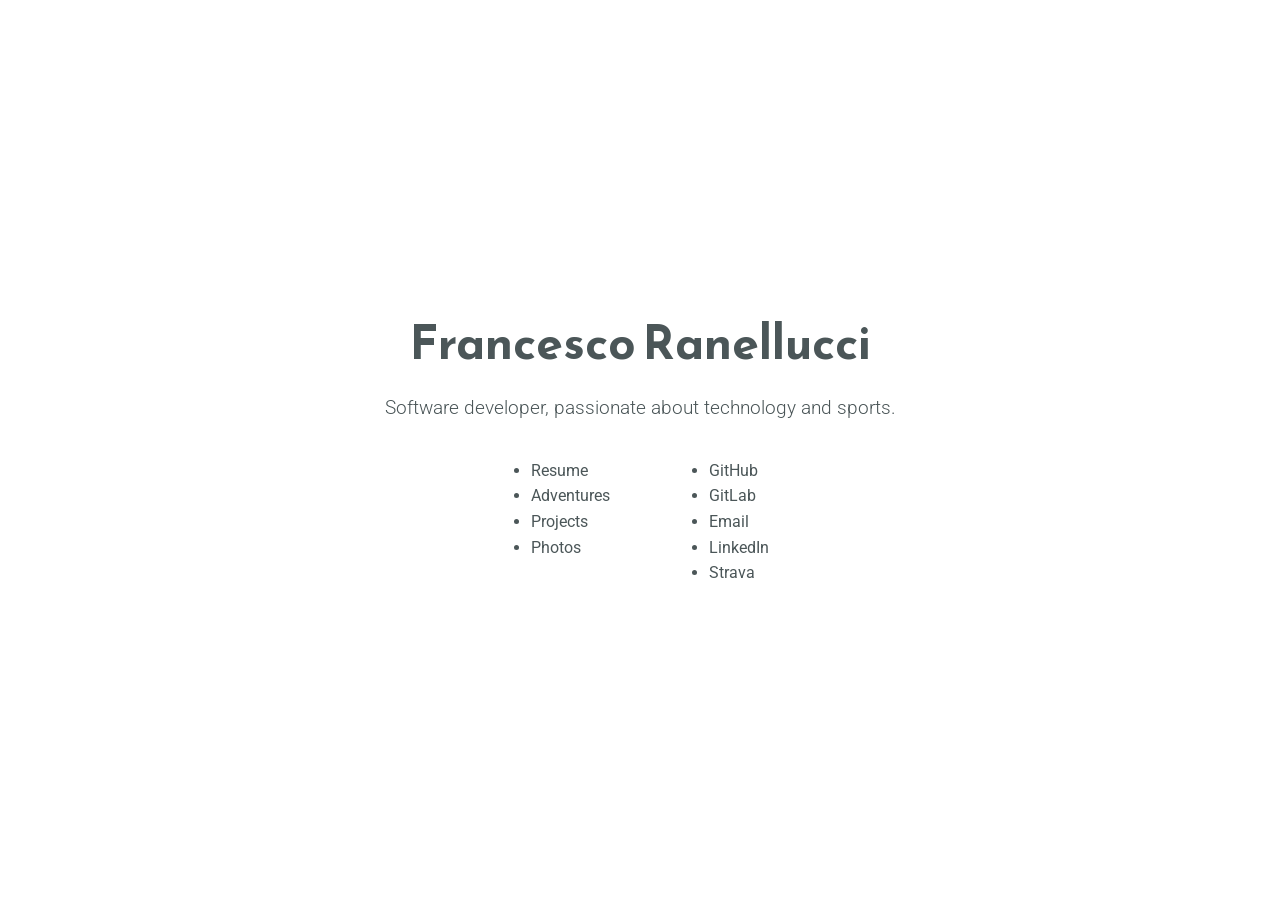
<file: index.html>
<style>
  html { box-sizing: border-box; font-size: 16px; }
  *, *:before, *:after { box-sizing: inherit; }
  body {
    margin: 0; padding: 0; font-family: 'Roboto', sans-serif;
    background: #ffffff; color: #4B5658; line-height: 1.6;
  }
  html { scroll-behavior: smooth; }
  main { display:flex; flex-direction:column; min-height:100vh; justify-content:center; align-items:center; padding:40px 20px; }
  .content-card { background: transparent; padding: 30px 20px; max-width:700px; width:100%; text-align:center; border-radius:0; box-shadow:none; }
  .intro { font-family: 'Reem Kufi', sans-serif; font-size:3em; font-weight:700; color:#4B5658; margin-bottom:12px; padding-bottom:0; border-bottom: none; }
  .tagline { font-size:1.2rem; margin: 8px 0 24px 0; font-weight:300; color:#4B5658; line-height:1.6; }
  ul.simple { list-style: disc; padding-left: 1.2rem; text-align:left; display:inline-block; margin: 10px 20px; }
  ul.simple a { color: #4B5658; text-decoration: none; }
  .lists-wrapper { display:flex; gap:40px; justify-content:center; flex-wrap:wrap; }
  @media (max-width:768px){ main{padding:20px;} .intro{font-size:2.2em;} .lists-wrapper{flex-direction:column; gap:16px;} }
</style>

<!DOCTYPE html>
<html>

<head>
  <meta charset="utf-8">
  <meta http-equiv="X-UA-Compatible" content="IE=edge">
  <meta name="viewport" content="width=device-width, initial-scale=1.0">

  <title>Francesco Ranellucci</title>

  <link href="https://fonts.googleapis.com/css?family=Reem+Kufi|Roboto:300" rel="stylesheet">

</head>

<body>
  <main>
    <div class="content-card">
      <div class="intro">Francesco Ranellucci</div>
      <div class="tagline">
        Software developer, passionate about technology and sports.
      </div>

      <div class="lists-wrapper">
        <ul class="simple">
          <li><a target="_blank" href="./resume.html">Resume</a></li>
          <li><a href="./adventures.html">Adventures</a></li>
          <li><a href="./projects.html">Projects</a></li>
          <li><a href="./photos.html">Photos</a></li>
        </ul>

        <ul class="simple">
          <li><a target="_blank" href="https://github.com/frr0">GitHub</a></li>
          <li><a target="_blank" href="https://gitlab.com/fra07">GitLab</a></li>
          <li><a href="mailto:fra.ranellucci@gmail.com">Email</a></li>
         <li><a target="_blank" href="https://stallman.org/linkedin.html">LinkedIn</a></li> 
        <!--   <li><a target="_blank" href="https://linkedin.com/in/fr07">LinkedIn</a></li> -->
          <li><a target="_blank" href="https://www.strava.com/athletes/45162421">Strava</a></li>
         <!--   <li><a target="_blank" href="https://www.komoot.it/user/2696417825775">Komoot</a></li> -->

        </ul>
      </div>
    </div>
  </main>
</body>
</file>
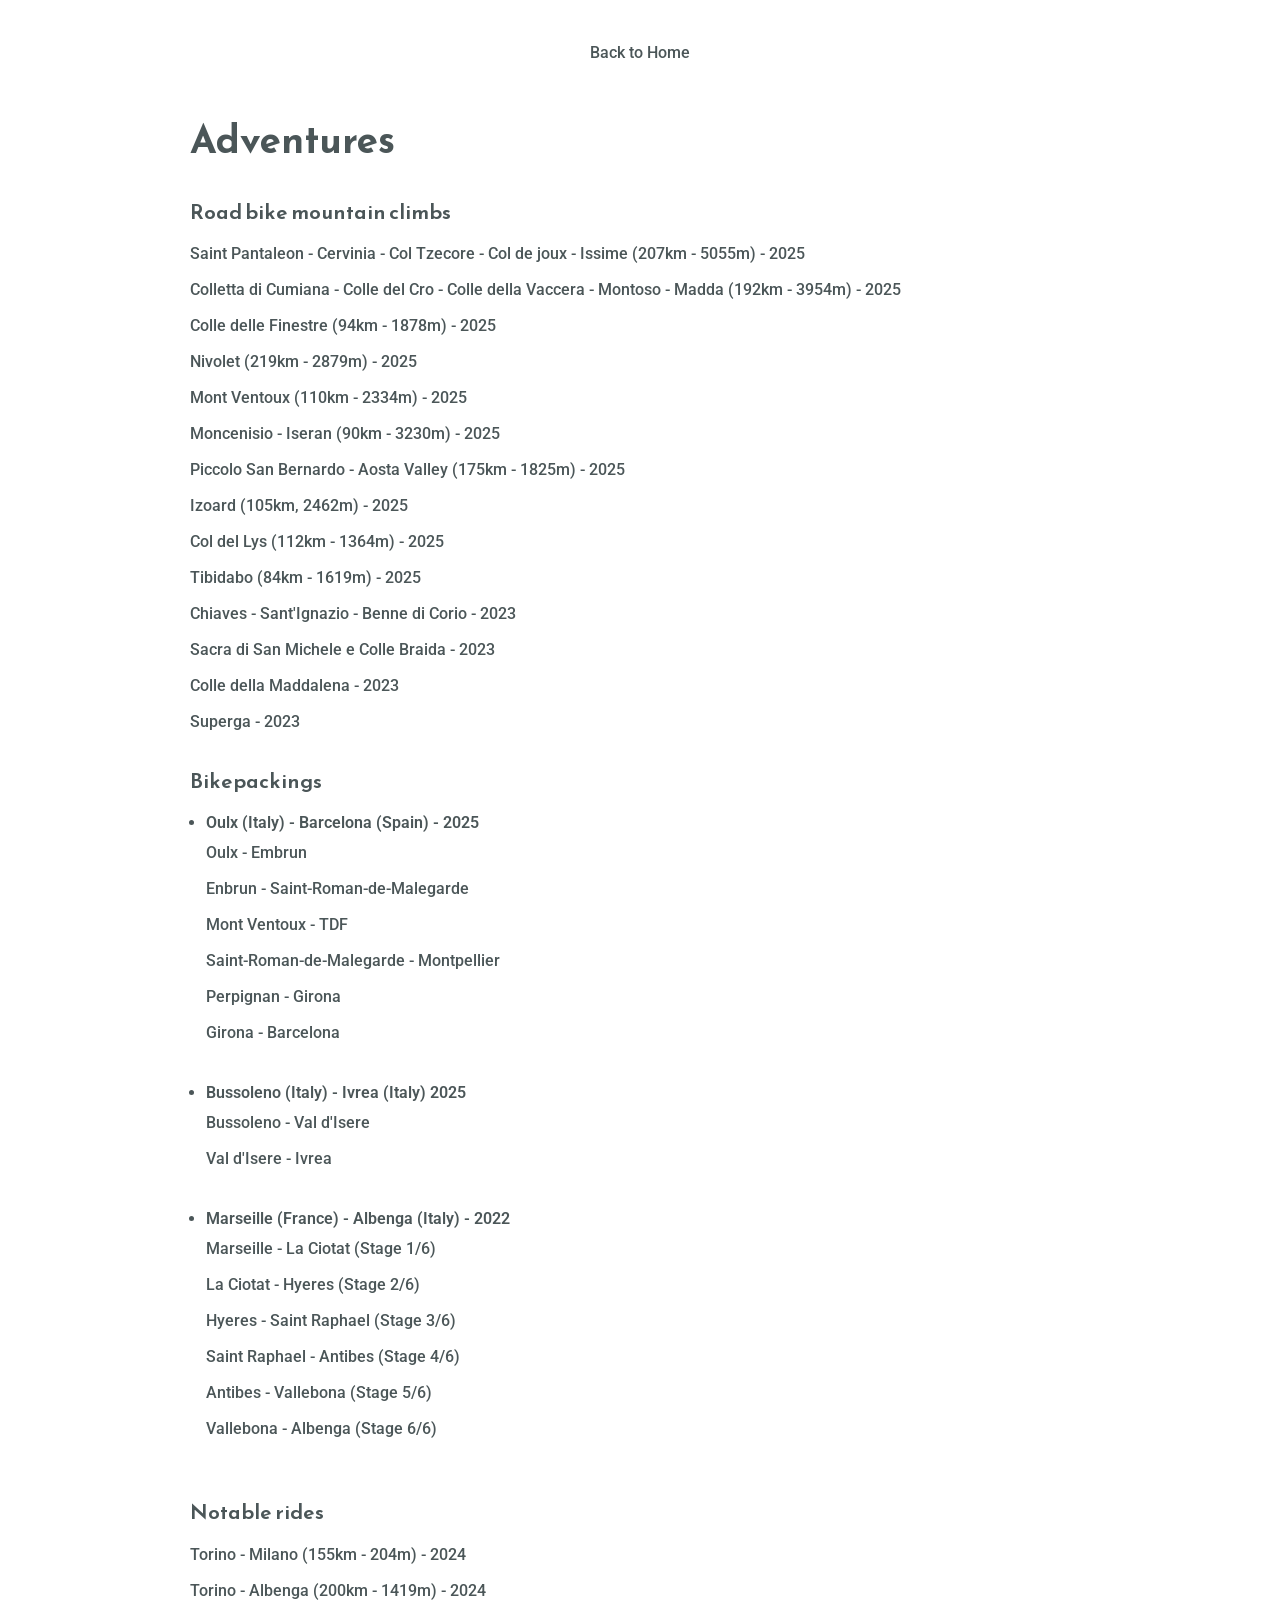
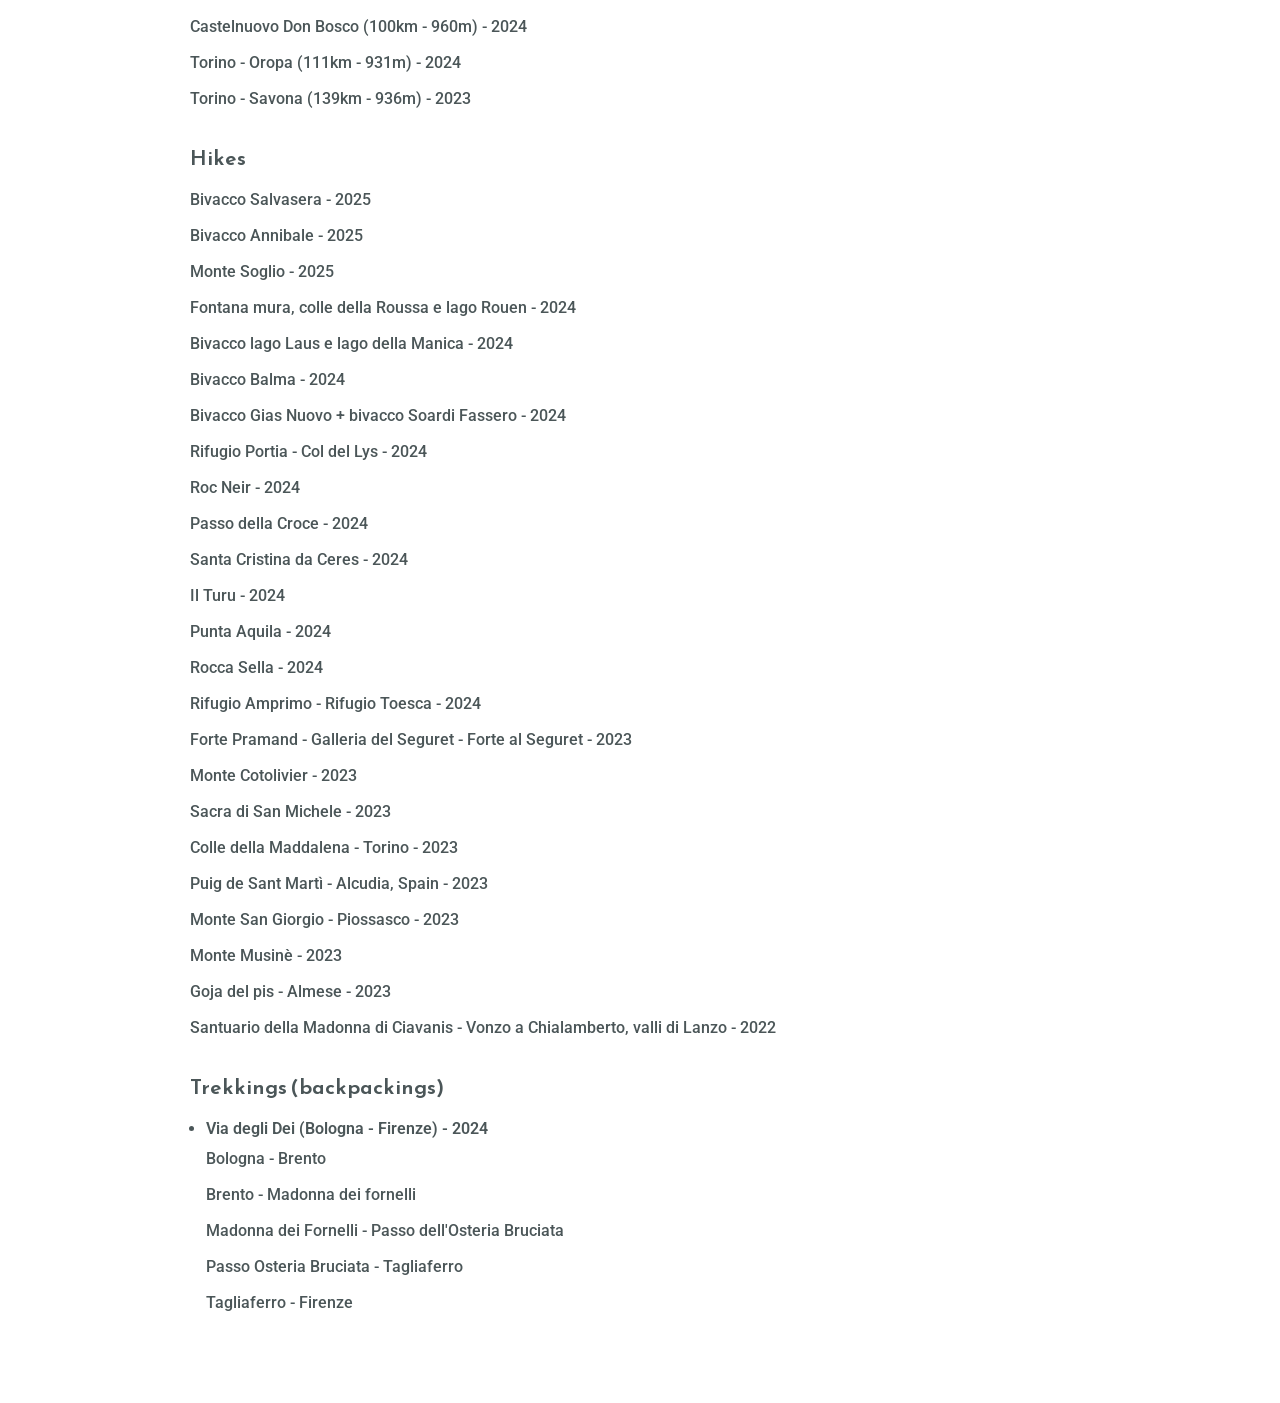
<file: adventures.html>
<style>
  html{box-sizing:border-box;font-size:16px}
  *,*:before,*:after{box-sizing:inherit}
  body{margin:0;padding:0;font-family:'Roboto',sans-serif;background:#ffffff;color:#4B5658;line-height:1.6}
  html{scroll-behavior:smooth}
  main{display:flex;flex-direction:column;min-height:100vh;justify-content:flex-start;padding:40px 20px;align-items:center}
  .tagline{background:transparent;padding:0;max-width:900px;width:100%;box-shadow:none;border-radius:0}
  .home-link{display:inline-flex;align-items:center;gap:10px;background:transparent;color:#4B5658;border-radius:0;font-size:1em;font-weight:500;padding:0;text-decoration:none;margin-bottom:18px}
  h1{font-family:'Reem Kufi',sans-serif;font-size:2.4em;font-weight:700;color:#4B5658;margin-bottom:18px;padding-bottom:0;border-bottom:none}
  h2{font-family:'Reem Kufi',sans-serif;font-size:1.3em;font-weight:600;color:#4B5658;margin-top:24px;margin-bottom:8px;padding-left:0;border-left:none}
  ul{list-style:none;padding-left:0;margin:0 0 18px 0}
  ul>li{padding:6px 0;line-height:1.5}
  /* Highlight small notable items: keep same font-size, add bullet and slight bold */
  .highlight-item{display:list-item;list-style-type:disc;list-style-position:outside;margin-left:1rem;font-weight:600}
  a{color:#4B5658;text-decoration:none;transition:all .15s ease;font-weight:500}
  a:hover{text-decoration:underline;color:#2c3e50}
  @media(max-width:768px){main{padding:20px}h1{font-size:2.0em}h2{font-size:1.1em}}
</style>

<!DOCTYPE html>
<html>

<head>
  <meta charset="utf-8">
  <meta http-equiv="X-UA-Compatible" content="IE=edge">
  <meta name="viewport" content="width=device-width, initial-scale=1.0">

  <title>Francesco Ranellucci</title>

  <link href="https://fonts.googleapis.com/css?family=Reem+Kufi|Roboto:300" rel="stylesheet">

</head>

<body>
  <main>
    <a href="/" class="home-link">Back to Home</a>
    <div class="tagline">
      <h1>Adventures</h1>
      <h2 id="road-bike-mountain-climbs">Road bike mountain climbs</h2>
<ul>
<li><a href="https://www.strava.com/activities/15503804219">Saint Pantaleon - Cervinia - Col Tzecore - Col de joux - Issime (207km - 5055m) - 2025</a></li>
<li><a href="https://www.strava.com/activities/14526753797">Colletta di Cumiana - Colle del Cro - Colle della Vaccera - Montoso - Madda (192km - 3954m) - 2025</a></li>
<li><a href="https://www.strava.com/activities/14733561118">Colle delle Finestre (94km - 1878m) - 2025</a></li>
<li><a href="https://www.strava.com/activities/15446183671">Nivolet (219km - 2879m) - 2025</a></li>
<li><a href="https://www.strava.com/activities/15201766028">Mont Ventoux (110km - 2334m) - 2025</a></li>
<li><a href="https://www.strava.com/activities/15379758250">Moncenisio - Iseran (90km - 3230m) - 2025</a></li>
<li><a href="https://www.strava.com/activities/15390539197">Piccolo San Bernardo - Aosta Valley (175km - 1825m) - 2025</a></li>
<li><a href="https://www.strava.com/activities/15422013916">Izoard (105km, 2462m) - 2025</a></li>
<li><a href="https://www.strava.com/activities/14033037238">Col del Lys (112km - 1364m) - 2025</a></li>
<li><a href="https://www.strava.com/activities/15253504548">Tibidabo (84km - 1619m) - 2025</a></li>
<li><a href="https://www.strava.com/activities/9586783988">Chiaves - Sant'Ignazio - Benne di Corio - 2023</a></li>
<li><a href="https://www.strava.com/activities/9065028494">Sacra di San Michele e Colle Braida - 2023</a></li>
<li><a href="https://www.strava.com/activities/9532096848">Colle della Maddalena - 2023</a></li>
<li><a href="https://www.strava.com/activities/9010632816">Superga - 2023</a></li>
</ul>
<h2 id="bikepackings">Bikepackings</h2>
<ul>
<li class="highlight-item">Oulx (Italy) - Barcelona (Spain) - 2025
<ul>
<li><a href="https://www.strava.com/activities/15166378004">Oulx - Embrun</a></li>
<li><a href="https://www.strava.com/activities/15180171854">Enbrun - Saint-Roman-de-Malegarde</a></li>
<li><a href="https://www.strava.com/activities/15201766028">Mont Ventoux - TDF</a></li>
<li><a href="https://www.strava.com/activities/15211110628">Saint-Roman-de-Malegarde - Montpellier</a></li>
<li><a href="https://www.strava.com/activities/15222374639">Perpignan - Girona</a></li>
<li><a href="https://www.strava.com/activities/15231878577">Girona - Barcelona</a></li>
</ul></li>
<li class="highlight-item">Bussoleno (Italy) - Ivrea (Italy) 2025
<ul>
<li><a href="https://www.strava.com/activities/15379758250">Bussoleno - Val d'Isere</a></li>
<li><a href="https://www.strava.com/activities/15390539197">Val d'Isere - Ivrea</a></li>
</ul></li>
<li class="highlight-item">Marseille (France) - Albenga (Italy) - 2022
<ul>
<li><a href="https://www.strava.com/activities/7590755188">Marseille - La Ciotat (Stage 1/6)</a></li>
<li><a href="https://www.strava.com/activities/7598381444">La Ciotat - Hyeres (Stage 2/6)</a></li>
<li><a href="https://www.strava.com/activities/7604270894">Hyeres - Saint Raphael (Stage 3/6)</a></li>
<li><a href="https://www.strava.com/activities/7608082967">Saint Raphael - Antibes (Stage 4/6)</a></li>
<li><a href="https://www.strava.com/activities/7617131913">Antibes - Vallebona (Stage 5/6)</a></li>
<li><a href="https://www.strava.com/activities/7620117425">Vallebona - Albenga (Stage 6/6)</a></li>
</ul></li>
</ul>
<h2 id="notable-rides">Notable rides</h2>
<ul>
<li><a href="https://www.strava.com/activities/12476318644">Torino - Milano (155km - 204m) - 2024</a></li>
<li><a href="https://www.strava.com/activities/12205668404">Torino - Albenga (200km - 1419m) - 2024</a></li>
<li><a href="https://www.strava.com/activities/12170004586">Castelnuovo Don Bosco (100km - 960m) - 2024</a></li>
<li><a href="https://www.strava.com/activities/11339948029">Torino - Oropa (111km - 931m) - 2024</a></li>
<li><a href="https://www.strava.com/activities/8855727489">Torino - Savona (139km - 936m) - 2023</a></li>
</ul>
<!-- <h2 id="training-camps">Training Camps</h2>
<ul>
<li class="highlight-item">Tuscany Training Camp - 2025
<ul>
<li><a href="https://www.strava.com/activities/13760560165">Training camp day 1.1</a></li>
<li><a href="https://www.strava.com/activities/13761483800">Training camp day 1.2</a></li>
<li><a href="https://www.strava.com/activities/13769236403">Training camp day 2</a></li>
<li><a href="https://www.strava.com/activities/13776526148">Training camp day 3</a></li>
<li><a href="https://www.strava.com/activities/13787446388">Training camp day 4</a></li>
<li><a href="https://www.strava.com/activities/13795710385">Training camp day 5</a></li>
<li><a href="https://www.strava.com/activities/13806200204">Training camp day 6</a></li>
<li><a href="https://www.strava.com/activities/13814178431">Training camp day 7</a></li>
<li><a href="https://www.strava.com/activities/13820905370">Training camp day 8</a></li>
</ul></li>
</ul> -->
<h2 id="hikes">Hikes</h2>
<ul>
<li><a href="https://www.strava.com/activities/16743896560">Bivacco Salvasera - 2025</a></li>
<li><a href="https://www.strava.com/activities/16476965539">Bivacco Annibale - 2025</a></li>
<li><a href="https://www.strava.com/activities/14367528397">Monte Soglio - 2025</a></li>
<li><a href="https://www.strava.com/activities/13216495873">Fontana mura, colle della Roussa e lago Rouen - 2024</a></li>
<li><a href="https://www.strava.com/activities/13080178207">Bivacco lago Laus e lago della Manica - 2024</a></li>
<li><a href="https://www.strava.com/activities/13238227344">Bivacco Balma - 2024</a></li>
<li><a href="https://www.strava.com/activities/12813733111">Bivacco Gias Nuovo + bivacco Soardi Fassero - 2024</a></li>
<li><a href="https://www.strava.com/activities/13146646465">Rifugio Portia - Col del Lys - 2024</a></li>
<li><a href="https://www.strava.com/activities/11030170647">Roc Neir - 2024</a></li>
<li><a href="https://www.strava.com/activities/13033906297">Passo della Croce - 2024</a></li>
<li><a href="https://www.strava.com/activities/12227711125">Santa Cristina da Ceres - 2024</a></li>
<li><a href="https://www.strava.com/activities/11598792329">Il Turu - 2024</a></li>
<li><a href="https://www.strava.com/activities/12916205208">Punta Aquila - 2024</a></li>
<li><a href="https://www.strava.com/activities/10572390195">Rocca Sella - 2024</a></li>
<li><a href="https://www.strava.com/activities/10558340133">Rifugio Amprimo - Rifugio Toesca - 2024</a></li>
<li><a href="https://www.strava.com/activities/10395636371">Forte Pramand - Galleria del Seguret - Forte al Seguret - 2023</a></li>
<li><a href="https://www.strava.com/activities/10359334072">Monte Cotolivier - 2023</a></li>
<li><a href="https://www.strava.com/activities/10284802714">Sacra di San Michele - 2023</a></li>
<li><a href="https://www.strava.com/activities/10206280183">Colle della Maddalena - Torino - 2023</a></li>
<li><a href="https://www.strava.com/activities/9926021747">Puig de Sant Martì - Alcudia, Spain - 2023</a></li>
<li><a href="https://www.strava.com/activities/9670537878">Monte San Giorgio - Piossasco - 2023</a></li>
<li><a href="https://www.strava.com/activities/9542161649">Monte Musinè - 2023</a></li>
<li><a href="https://www.strava.com/activities/8877144166">Goja del pis - Almese - 2023</a></li>
<li><a href="https://www.strava.com/activities/7515442960">Santuario della Madonna di Ciavanis - Vonzo a Chialamberto, valli di Lanzo - 2022</a></li>
</ul>
<h2 id="trekkings-backpackings">Trekkings (backpackings)</h2>
<ul>
<li class="highlight-item">Via degli Dei (Bologna - Firenze) - 2024
<ul>
<li><a href="https://www.strava.com/activities/12005277474">Bologna - Brento</a></li>
<li><a href="https://www.strava.com/activities/12011321077">Brento - Madonna dei fornelli</a></li>
<li><a href="https://www.strava.com/activities/12039308142">Madonna dei Fornelli - Passo dell'Osteria Bruciata</a></li>
<li><a href="https://www.strava.com/activities/12039336345">Passo Osteria Bruciata - Tagliaferro</a></li>
<li><a href="https://www.strava.com/activities/12039360583">Tagliaferro - Firenze</a></li>
</ul></li>
</ul>
    </div>
  </main>
</body>

</html>
</file>
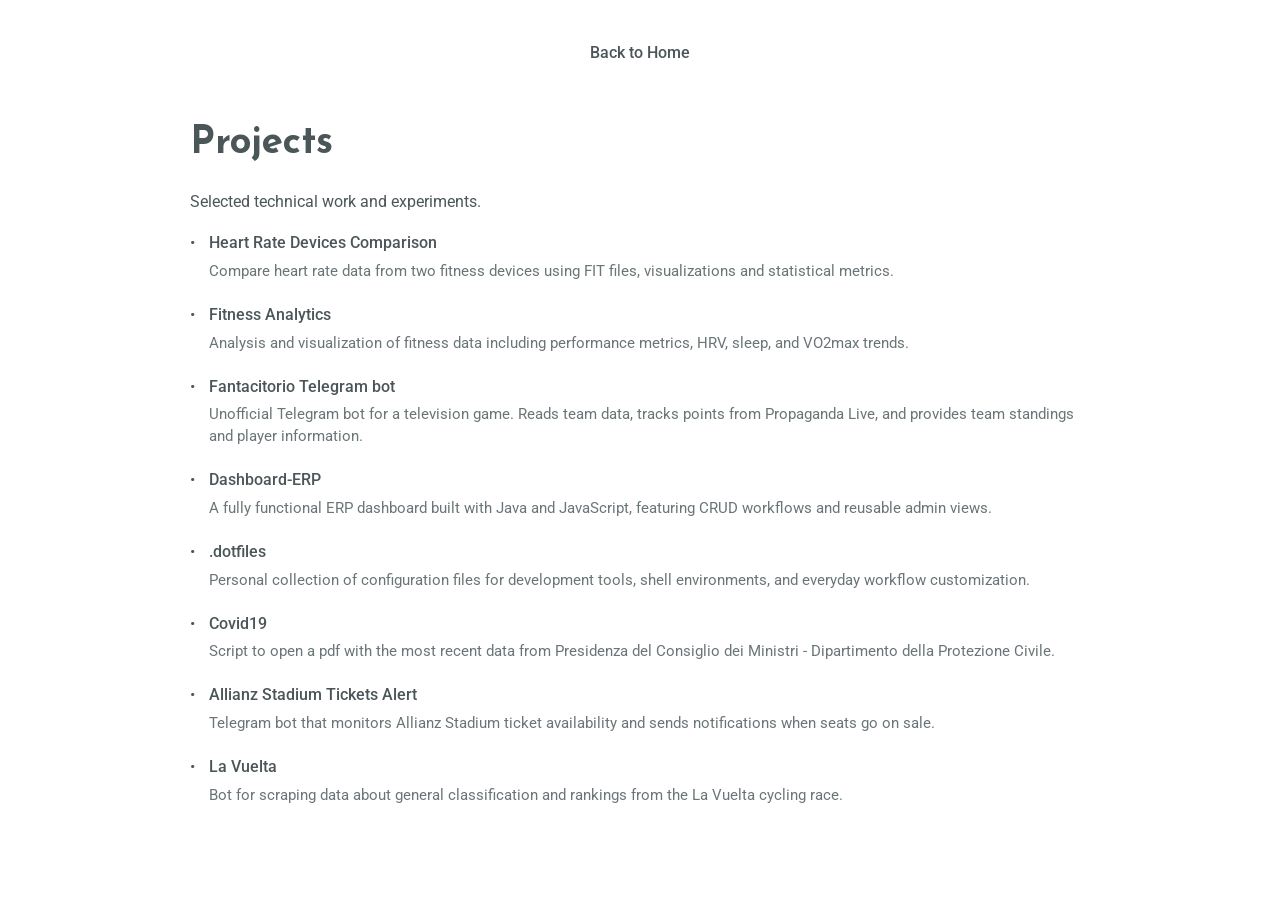
<file: projects.html>
<style>
  html{box-sizing:border-box;font-size:16px}
  *,*:before,*:after{box-sizing:inherit}
  body{margin:0;padding:0;font-family:'Roboto',sans-serif;background:#ffffff;color:#4B5658;line-height:1.6}
  html{scroll-behavior:smooth}
  main{display:flex;flex-direction:column;min-height:100vh;justify-content:flex-start;padding:40px 20px;align-items:center}
  .tagline{background:transparent;padding:0;max-width:900px;width:100%;box-shadow:none;border-radius:0}
  .home-link{display:inline-flex;align-items:center;gap:10px;background:transparent;color:#4B5658;border-radius:0;font-size:1em;font-weight:500;padding:0;text-decoration:none;margin-bottom:18px}
  h1{font-family:'Reem Kufi',sans-serif;font-size:2.4em;font-weight:700;color:#4B5658;margin-bottom:18px;padding-bottom:0;border-bottom:none}
  h2{font-family:'Reem Kufi',sans-serif;font-size:1.3em;font-weight:600;color:#4B5658;margin-top:24px;margin-bottom:8px;padding-left:0;border-left:none}
  h3{font-family:'Reem Kufi',sans-serif;font-size:1.05em;font-weight:600;color:#4B5658;margin:0 0 4px 0;padding-left:0}
  p{margin:0 0 16px 0}
  .project-list{list-style:none;padding-left:0;margin:0}
  .project-item{margin:0 0 20px 0;padding-left:1.2rem}
  .project-item::before{content:'•';position:absolute;margin-left:-1.2rem}
  .project-title{display:block;margin:0 0 4px 0;color:#4B5658;text-decoration:none;font-weight:500}
  .project-title:hover{text-decoration:underline}
  .project-desc{margin:0 0 0 0;font-size:.92em;color:#6a7577;line-height:1.5}
  .project-list a{color:#4B5658;text-decoration:none;transition:all .15s ease;font-weight:500}
  .project-list a:hover{text-decoration:underline;color:#2c3e50}
  @media(max-width:768px){main{padding:20px}h1{font-size:2.0em}}
</style>

<!DOCTYPE html>
<html>

<head>
  <meta charset="utf-8">
  <meta http-equiv="X-UA-Compatible" content="IE=edge">
  <meta name="viewport" content="width=device-width, initial-scale=1.0">

  <title>Francesco Ranellucci</title>

  <link href="https://fonts.googleapis.com/css?family=Reem+Kufi|Roboto:300" rel="stylesheet">

</head>

<body>
  <main>
    <a href="/" class="home-link">Back to Home</a>
    <div class="tagline">
      <h1>Projects</h1>
      <p>Selected technical work and experiments.</p>

      <ul class="project-list">
        <li class="project-item">
          <a href="./projects/hr_devices/devices.html" class="project-title">Heart Rate Devices Comparison</a>
          <p class="project-desc">Compare heart rate data from two fitness devices using FIT files, visualizations and statistical metrics.</p>
        </li>
        <li class="project-item">
          <a href="./projects/fitness/fitness.html" class="project-title">Fitness Analytics</a>
          <p class="project-desc">Analysis and visualization of fitness data including performance metrics, HRV, sleep, and VO2max trends.</p>
        </li>
        <li class="project-item">
          <a href="https://github.com/frr0/Fantacitorio-bot" target="_blank" rel="noopener noreferrer" class="project-title">Fantacitorio Telegram bot</a>
          <p class="project-desc">Unofficial Telegram bot for a television game. Reads team data, tracks points from Propaganda Live, and provides team standings and player information.</p>
        </li>
        <li class="project-item">
          <a href="https://github.com/frr0/Dashboard-ERP" target="_blank" rel="noopener noreferrer" class="project-title">Dashboard-ERP</a>
          <p class="project-desc">A fully functional ERP dashboard built with Java and JavaScript, featuring CRUD workflows and reusable admin views.</p>
        </li>
        <!-- <li class="project-item">
          <a href="https://github.com/frr0/ZeroBSportsBackOffice" target="_blank" rel="noopener noreferrer" class="project-title">ZeroBSportsBackOffice</a>
        </li> -->
        <li class="project-item">
          <a href="https://github.com/frr0/.dotfiles" target="_blank" rel="noopener noreferrer" class="project-title">.dotfiles</a>
          <p class="project-desc">Personal collection of configuration files for development tools, shell environments, and everyday workflow customization.</p>
        </li>
        <!-- <li class="project-item">
          <a href="https://github.com/frr0/Covid-Today" target="_blank" rel="noopener noreferrer" class="project-title">Covid-Today</a>
          <p class="project-desc">Script to open a pdf with the most recent data from Presidenza del Consiglio dei Ministri - Dipartimento della Protezione Civile.</p>
        </li> -->
        <li class="project-item">
          <a href="https://github.com/frr0/Covid19" target="_blank" rel="noopener noreferrer" class="project-title">Covid19</a>
          <p class="project-desc">Script to open a pdf with the most recent data from Presidenza del Consiglio dei Ministri - Dipartimento della Protezione Civile.</p>
        </li>
        <li class="project-item">
          <a href="https://github.com/frr0/Allianz-Stadium-Tickets-Alert" target="_blank" rel="noopener noreferrer" class="project-title">Allianz Stadium Tickets Alert</a>
          <p class="project-desc">Telegram bot that monitors Allianz Stadium ticket availability and sends notifications when seats go on sale.</p>
        </li>
        <li class="project-item">
          <a href="https://github.com/frr0/La-Vuelta" target="_blank" rel="noopener noreferrer" class="project-title">La Vuelta</a>
          <p class="project-desc">Bot for scraping data about general classification and rankings from the La Vuelta cycling race.</p>
        </li>
      </ul>
    </div>
  </main>
</body>

</html>
</file>
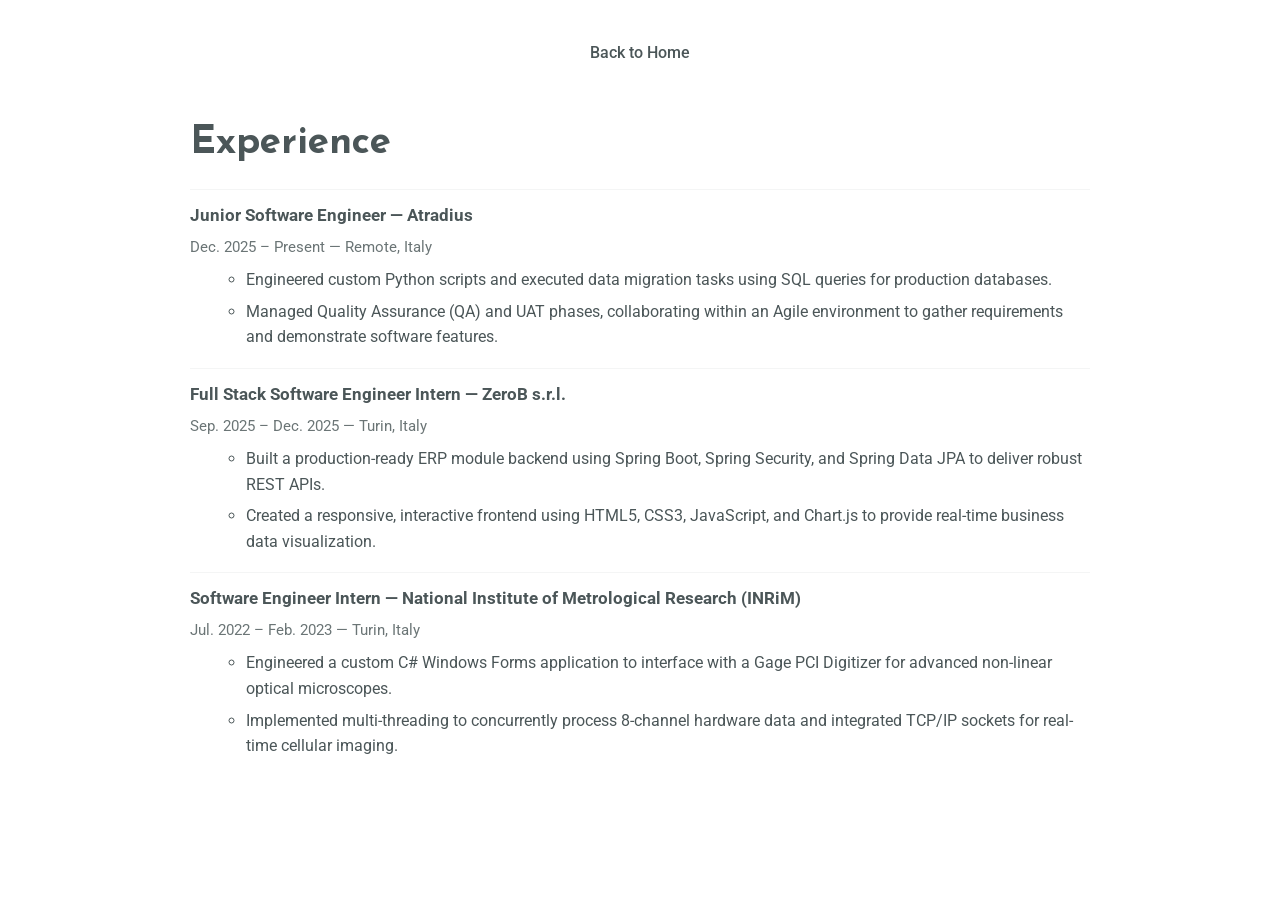
<file: resume.html>
<!DOCTYPE html>
<html>

<head>
  <meta charset="utf-8">
  <meta http-equiv="X-UA-Compatible" content="IE=edge">
  <meta name="viewport" content="width=device-width, initial-scale=1.0">

  <title>Experience - Francesco Ranellucci</title>

  <link href="https://fonts.googleapis.com/css?family=Reem+Kufi|Roboto:300" rel="stylesheet">
  
  <style>
    html{box-sizing:border-box;font-size:16px}
    *,*:before,*:after{box-sizing:inherit}
    body{margin:0;padding:0;font-family:'Roboto',sans-serif;background:#ffffff;color:#4B5658;line-height:1.6}
    html{scroll-behavior:smooth}
    main{display:flex;flex-direction:column;min-height:100vh;justify-content:flex-start;padding:40px 20px;align-items:center}
    .tagline{background:transparent;padding:0;max-width:900px;width:100%;box-shadow:none;border-radius:0}
    .home-link{display:inline-flex;align-items:center;gap:10px;background:transparent;color:#4B5658;border-radius:0;font-size:1em;font-weight:500;padding:0;text-decoration:none;margin-bottom:18px}
    h1{font-family:'Reem Kufi',sans-serif;font-size:2.4em;font-weight:700;color:#4B5658;margin-bottom:18px;padding-bottom:0;border-bottom:none}
    h2{font-family:'Reem Kufi',sans-serif;font-size:1.2em;font-weight:600;color:#4B5658;margin-top:18px;margin-bottom:8px}
    .experience{margin:0 0 18px 0;padding-left:0;list-style:none;width:100%}
    .exp-item{padding:12px 0;border-top:1px solid rgba(75,86,88,0.06)}
    .exp-item h3{margin:0;font-size:1.05rem;font-weight:700}
    .exp-meta{font-size:0.95rem;color:#6b7576;margin:6px 0}
    .exp-bullets{margin:8px 0 0 1rem}
    .exp-bullets li{margin:6px 0}
    @media(max-width:768px){main{padding:20px}h1{font-size:2.0em}}
  </style>

</head>

<body>
  <main>
    <a href="/" class="home-link">Back to Home</a>
    <div class="tagline">
      <h1>Experience</h1>
      <!-- <h2>Professional Background</h2> -->
      <ul class="experience">
        
        <li class="exp-item">
          <h3>Junior Software Engineer — Atradius </h3>
          <div class="exp-meta">Dec. 2025 – Present — Remote, Italy</div>
          <ul class="exp-bullets">
            <li>Engineered custom Python scripts and executed data migration tasks using SQL queries for production databases.</li>
            <li>Managed Quality Assurance (QA) and UAT phases, collaborating within an Agile environment to gather requirements and demonstrate software features.</li>
          </ul>
        </li>

        <li class="exp-item">
          <h3>Full Stack Software Engineer Intern — ZeroB s.r.l.</h3>
          <div class="exp-meta">Sep. 2025 – Dec. 2025 — Turin, Italy</div>
          <ul class="exp-bullets">
            <li>Built a production-ready ERP module backend using Spring Boot, Spring Security, and Spring Data JPA to deliver robust REST APIs.</li>
            <li>Created a responsive, interactive frontend using HTML5, CSS3, JavaScript, and Chart.js to provide real-time business data visualization.</li>
          </ul>
        </li>

        <li class="exp-item">
          <h3>Software Engineer Intern — National Institute of Metrological Research (INRiM)</h3>
          <div class="exp-meta">Jul. 2022 – Feb. 2023 — Turin, Italy</div>
          <ul class="exp-bullets">
            <li>Engineered a custom C# Windows Forms application to interface with a Gage PCI Digitizer for advanced non-linear optical microscopes.</li>
            <li>Implemented multi-threading to concurrently process 8-channel hardware data and integrated TCP/IP sockets for real-time cellular imaging.</li>
          </ul>
        </li>
      </ul>
    </div>
  </main>
</body>

</html>
</file>
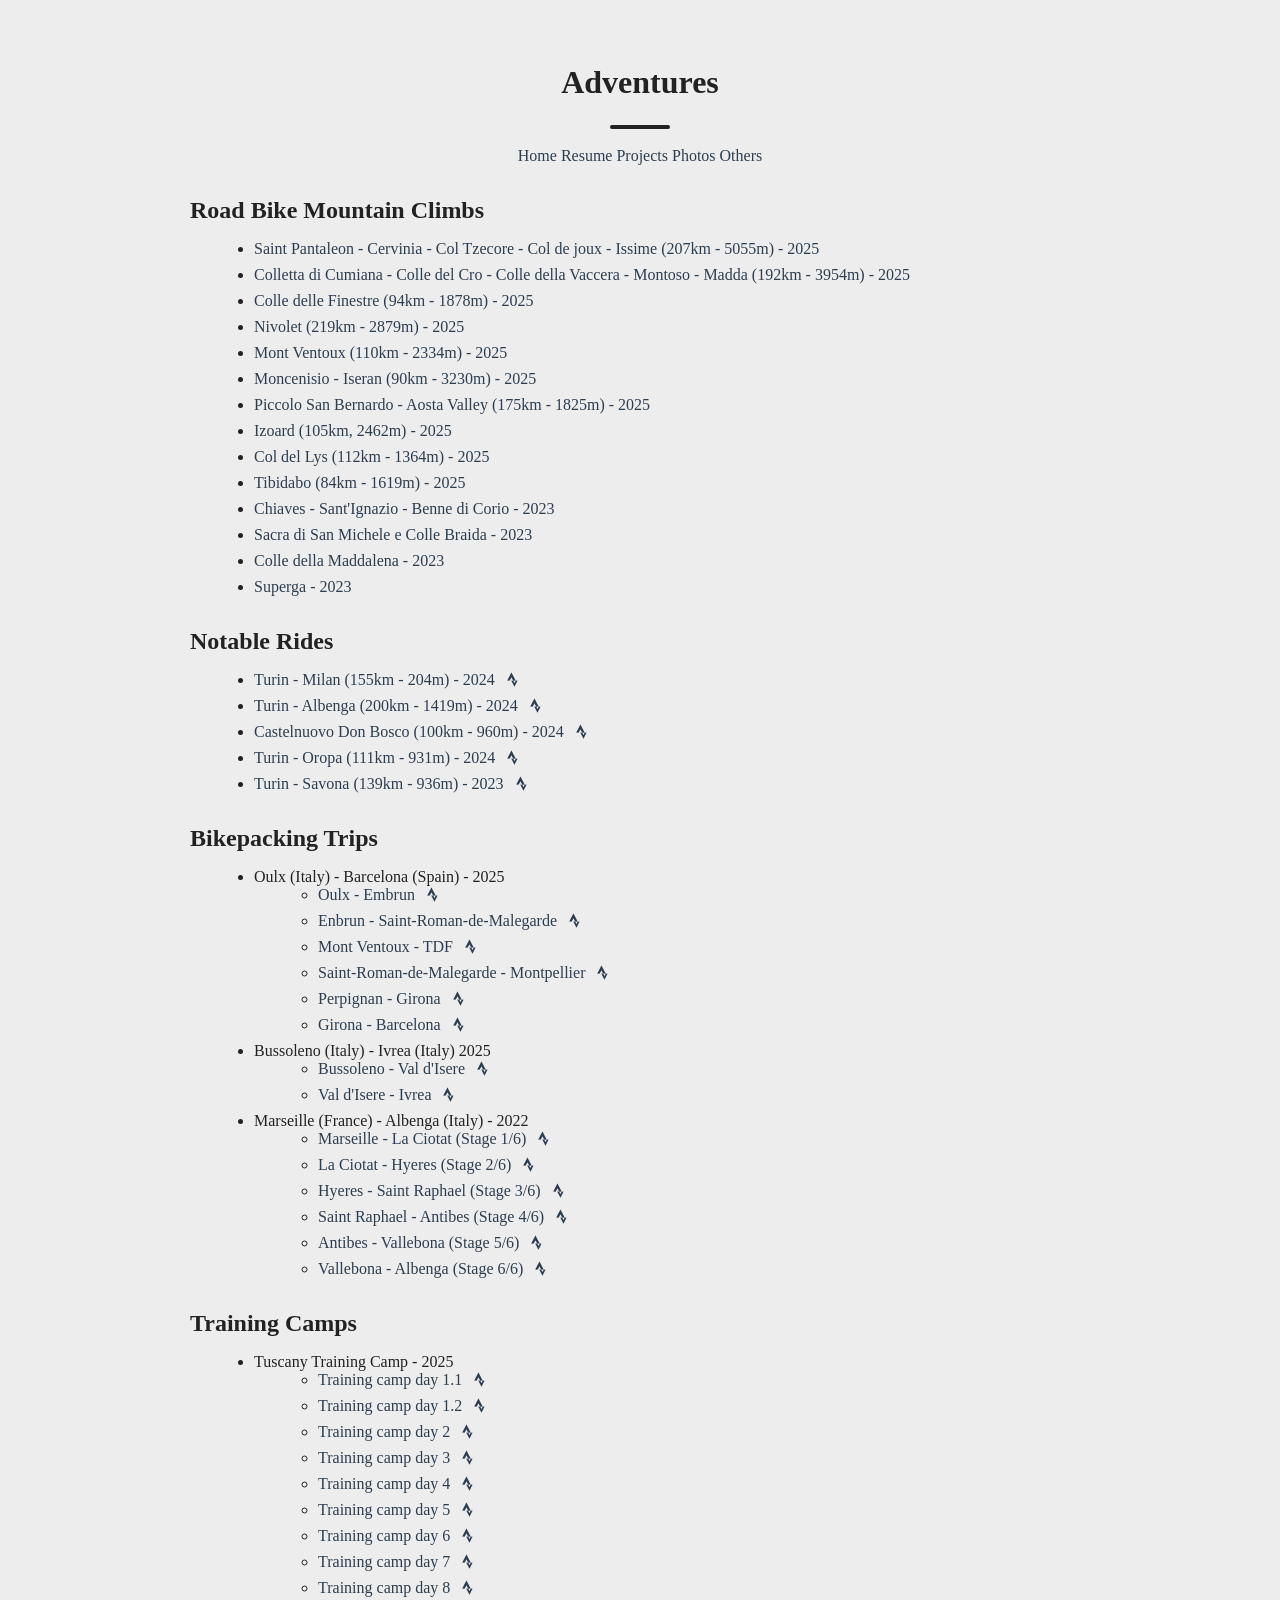
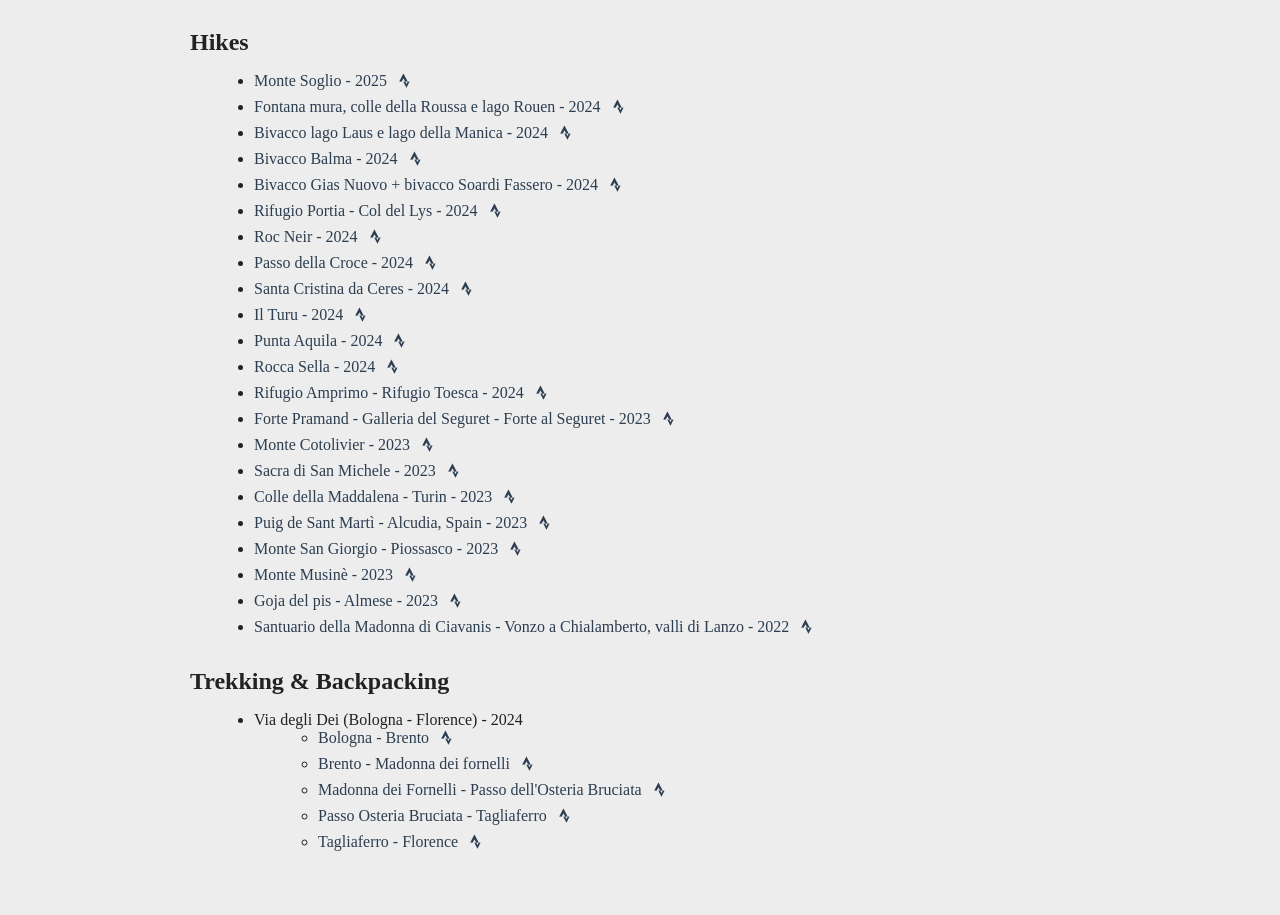
<file: html/adventures.html>
<!DOCTYPE html>
<html lang="en">

<head>
  <meta charset="utf-8">
  <title>Adventures</title>
  <meta name="viewport" content="width=device-width, initial-scale=1.0">
  <link rel="stylesheet" href="../css/style.css">
  <link href="https://use.fontawesome.com/releases/v5.13.1/css/all.css" rel="stylesheet">
</head>

<body>
  <h1 class="resume-title">Adventures</h1>
  <div class="divider"></div>
  <div class="main-list">
    <ul class="nav-list">
      <li><a href="../index.html">Home</a></li>
      <li><a href="resume.html">Resume</a></li>
      <li><a href="projects.html">Projects</a></li>
      <li><a href="photos.html">Photos</a></li>
      <li><a href="others.html">Others</a></li>
    </ul>
    </ul>
  </div>
  <div class="section">
    <h2>Road Bike Mountain Climbs</h2>
    <ul class="adventure-list">
      <li><a href="https://www.strava.com/activities/15503804219">Saint Pantaleon - Cervinia - Col Tzecore - Col de joux - Issime (207km - 5055m) - 2025</a></li>
      <li><a href="https://www.strava.com/activities/14526753797">Colletta di Cumiana - Colle del Cro - Colle della Vaccera - Montoso - Madda (192km - 3954m) - 2025</a></li>
      <li><a href="https://www.strava.com/activities/14733561118">Colle delle Finestre (94km - 1878m) - 2025</a></li>
      <li><a href="https://www.strava.com/activities/15446183671">Nivolet (219km - 2879m) - 2025</a></li>
      <li><a href="https://www.strava.com/activities/15201766028">Mont Ventoux (110km - 2334m) - 2025</a></li>
      <li><a href="https://www.strava.com/activities/15379758250">Moncenisio - Iseran (90km - 3230m) - 2025</a></li>
      <li><a href="https://www.strava.com/activities/15390539197">Piccolo San Bernardo - Aosta Valley (175km - 1825m) - 2025</a></li>
      <li><a href="https://www.strava.com/activities/15422013916">Izoard (105km, 2462m) - 2025</a></li>
      <li><a href="https://www.strava.com/activities/14033037238">Col del Lys (112km - 1364m) - 2025</a></li>
      <li><a href="https://www.strava.com/activities/15253504548">Tibidabo (84km - 1619m) - 2025</a></li>
      <li><a href="https://www.strava.com/activities/9586783988">Chiaves - Sant'Ignazio - Benne di Corio - 2023</a></li>
      <li><a href="https://www.strava.com/activities/9065028494">Sacra di San Michele e Colle Braida - 2023</a></li>
      <li><a href="https://www.strava.com/activities/9532096848">Colle della Maddalena - 2023</a></li>
      <li><a href="https://www.strava.com/activities/9010632816">Superga - 2023</a></li>
    </ul>
  </div>

  <div class="section">
    <h2>Notable Rides</h2>
    <ul class="adventure-list">
      <li><a href="https://www.strava.com/activities/12476318644">Turin - Milan (155km - 204m) - 2024 <i class="fab fa-strava"></i></a></li>
      <li><a href="https://www.strava.com/activities/12205668404">Turin - Albenga (200km - 1419m) - 2024 <i class="fab fa-strava"></i></a></li>
      <li><a href="https://www.strava.com/activities/12170004586">Castelnuovo Don Bosco (100km - 960m) - 2024 <i class="fab fa-strava"></i></a></li>
      <li><a href="https://www.strava.com/activities/11339948029">Turin - Oropa (111km - 931m) - 2024 <i class="fab fa-strava"></i></a></li>
      <li><a href="https://www.strava.com/activities/8855727489">Turin - Savona (139km - 936m) - 2023 <i class="fab fa-strava"></i></a></li>
    </ul>
  </div>

  <div class="section">
    <h2>Bikepacking Trips</h2>
    <ul class="adventure-list">
      <li>Oulx (Italy) - Barcelona (Spain) - 2025
        <ul>
          <li><a href="https://www.strava.com/activities/15166378004">Oulx - Embrun <i class="fab fa-strava"></i></a></li>
          <li><a href="https://www.strava.com/activities/15180171854">Enbrun - Saint-Roman-de-Malegarde <i class="fab fa-strava"></i></a></li>
          <li><a href="https://www.strava.com/activities/15201766028">Mont Ventoux - TDF <i class="fab fa-strava"></i></a></li>
          <li><a href="https://www.strava.com/activities/15211110628">Saint-Roman-de-Malegarde - Montpellier <i class="fab fa-strava"></i></a></li>
          <li><a href="https://www.strava.com/activities/15222374639">Perpignan - Girona <i class="fab fa-strava"></i></a></li>
          <li><a href="https://www.strava.com/activities/15231878577">Girona - Barcelona <i class="fab fa-strava"></i></a></li>
        </ul>
      </li>
      <li>Bussoleno (Italy) - Ivrea (Italy) 2025
        <ul>
          <li><a href="https://www.strava.com/activities/15379758250">Bussoleno - Val d'Isere <i class="fab fa-strava"></i></a></li>
          <li><a href="https://www.strava.com/activities/15390539197">Val d'Isere - Ivrea <i class="fab fa-strava"></i></a></li>
        </ul>
      </li>
      <li>Marseille (France) - Albenga (Italy) - 2022
        <ul>
          <li><a href="https://www.strava.com/activities/7590755188">Marseille - La Ciotat (Stage 1/6) <i class="fab fa-strava"></i></a></li>
          <li><a href="https://www.strava.com/activities/7598381444">La Ciotat - Hyeres (Stage 2/6) <i class="fab fa-strava"></i></a></li>
          <li><a href="https://www.strava.com/activities/7604270894">Hyeres - Saint Raphael (Stage 3/6) <i class="fab fa-strava"></i></a></li>
          <li><a href="https://www.strava.com/activities/7608082967">Saint Raphael - Antibes (Stage 4/6) <i class="fab fa-strava"></i></a></li>
          <li><a href="https://www.strava.com/activities/7617131913">Antibes - Vallebona (Stage 5/6) <i class="fab fa-strava"></i></a></li>
          <li><a href="https://www.strava.com/activities/7620117425">Vallebona - Albenga (Stage 6/6) <i class="fab fa-strava"></i></a></li>
        </ul>
      </li>
    </ul>
  </div>

  <div class="section">
    <h2>Training Camps</h2>
    <ul class="adventure-list">
      <li>Tuscany Training Camp - 2025
        <ul>
          <li><a href="https://www.strava.com/activities/13760560165">Training camp day 1.1 <i class="fab fa-strava"></i></a></li>
          <li><a href="https://www.strava.com/activities/13761483800">Training camp day 1.2 <i class="fab fa-strava"></i></a></li>
          <li><a href="https://www.strava.com/activities/13769236403">Training camp day 2 <i class="fab fa-strava"></i></a></li>
          <li><a href="https://www.strava.com/activities/13776526148">Training camp day 3 <i class="fab fa-strava"></i></a></li>
          <li><a href="https://www.strava.com/activities/13787446388">Training camp day 4 <i class="fab fa-strava"></i></a></li>
          <li><a href="https://www.strava.com/activities/13795710385">Training camp day 5 <i class="fab fa-strava"></i></a></li>
          <li><a href="https://www.strava.com/activities/13806200204">Training camp day 6 <i class="fab fa-strava"></i></a></li>
          <li><a href="https://www.strava.com/activities/13814178431">Training camp day 7 <i class="fab fa-strava"></i></a></li>
          <li><a href="https://www.strava.com/activities/13820905370">Training camp day 8 <i class="fab fa-strava"></i></a></li>
        </ul>
      </li>
    </ul>
  </div>

  <div class="section">
    <h2>Hikes</h2>
    <ul class="adventure-list">
      <li><a href="https://www.strava.com/activities/14367528397">Monte Soglio - 2025 <i class="fab fa-strava"></i></a></li>
      <li><a href="https://www.strava.com/activities/13216495873">Fontana mura, colle della Roussa e lago Rouen - 2024 <i class="fab fa-strava"></i></a></li>
      <li><a href="https://www.strava.com/activities/13080178207">Bivacco lago Laus e lago della Manica - 2024 <i class="fab fa-strava"></i></a></li>
      <li><a href="https://www.strava.com/activities/13238227344">Bivacco Balma - 2024 <i class="fab fa-strava"></i></a></li>
      <li><a href="https://www.strava.com/activities/12813733111">Bivacco Gias Nuovo + bivacco Soardi Fassero - 2024 <i class="fab fa-strava"></i></a></li>
      <li><a href="https://www.strava.com/activities/13146646465">Rifugio Portia - Col del Lys - 2024 <i class="fab fa-strava"></i></a></li>
      <li><a href="https://www.strava.com/activities/11030170647">Roc Neir - 2024 <i class="fab fa-strava"></i></a></li>
      <li><a href="https://www.strava.com/activities/13033906297">Passo della Croce - 2024 <i class="fab fa-strava"></i></a></li>
      <li><a href="https://www.strava.com/activities/12227711125">Santa Cristina da Ceres - 2024 <i class="fab fa-strava"></i></a></li>
      <li><a href="https://www.strava.com/activities/11598792329">Il Turu - 2024 <i class="fab fa-strava"></i></a></li>
      <li><a href="https://www.strava.com/activities/12916205208">Punta Aquila - 2024 <i class="fab fa-strava"></i></a></li>
      <li><a href="https://www.strava.com/activities/10572390195">Rocca Sella - 2024 <i class="fab fa-strava"></i></a></li>
      <li><a href="https://www.strava.com/activities/10558340133">Rifugio Amprimo - Rifugio Toesca - 2024 <i class="fab fa-strava"></i></a></li>
      <li><a href="https://www.strava.com/activities/10395636371">Forte Pramand - Galleria del Seguret - Forte al Seguret - 2023 <i class="fab fa-strava"></i></a></li>
      <li><a href="https://www.strava.com/activities/10359334072">Monte Cotolivier - 2023 <i class="fab fa-strava"></i></a></li>
      <li><a href="https://www.strava.com/activities/10284802714">Sacra di San Michele - 2023 <i class="fab fa-strava"></i></a></li>
      <li><a href="https://www.strava.com/activities/10206280183">Colle della Maddalena - Turin - 2023 <i class="fab fa-strava"></i></a></li>
      <li><a href="https://www.strava.com/activities/9926021747">Puig de Sant Martì - Alcudia, Spain - 2023 <i class="fab fa-strava"></i></a></li>
      <li><a href="https://www.strava.com/activities/9670537878">Monte San Giorgio - Piossasco - 2023 <i class="fab fa-strava"></i></a></li>
      <li><a href="https://www.strava.com/activities/9542161649">Monte Musinè - 2023 <i class="fab fa-strava"></i></a></li>
      <li><a href="https://www.strava.com/activities/8877144166">Goja del pis - Almese - 2023 <i class="fab fa-strava"></i></a></li>
      <li><a href="https://www.strava.com/activities/7515442960">Santuario della Madonna di Ciavanis - Vonzo a Chialamberto, valli di Lanzo - 2022 <i class="fab fa-strava"></i></a></li>
    </ul>
  </div>

  <div class="section">
    <h2>Trekking & Backpacking</h2>
    <ul class="adventure-list">
      <li>Via degli Dei (Bologna - Florence) - 2024
        <ul>
          <li><a href="https://www.strava.com/activities/12005277474">Bologna - Brento <i class="fab fa-strava"></i></a></li>
          <li><a href="https://www.strava.com/activities/12011321077">Brento - Madonna dei fornelli <i class="fab fa-strava"></i></a></li>
          <li><a href="https://www.strava.com/activities/12039308142">Madonna dei Fornelli - Passo dell'Osteria Bruciata <i class="fab fa-strava"></i></a></li>
          <li><a href="https://www.strava.com/activities/12039336345">Passo Osteria Bruciata - Tagliaferro <i class="fab fa-strava"></i></a></li>
          <li><a href="https://www.strava.com/activities/12039360583">Tagliaferro - Florence <i class="fab fa-strava"></i></a></li>
        </ul>
      </li>
    </ul>
  </div>
</body>

</html>
</file>
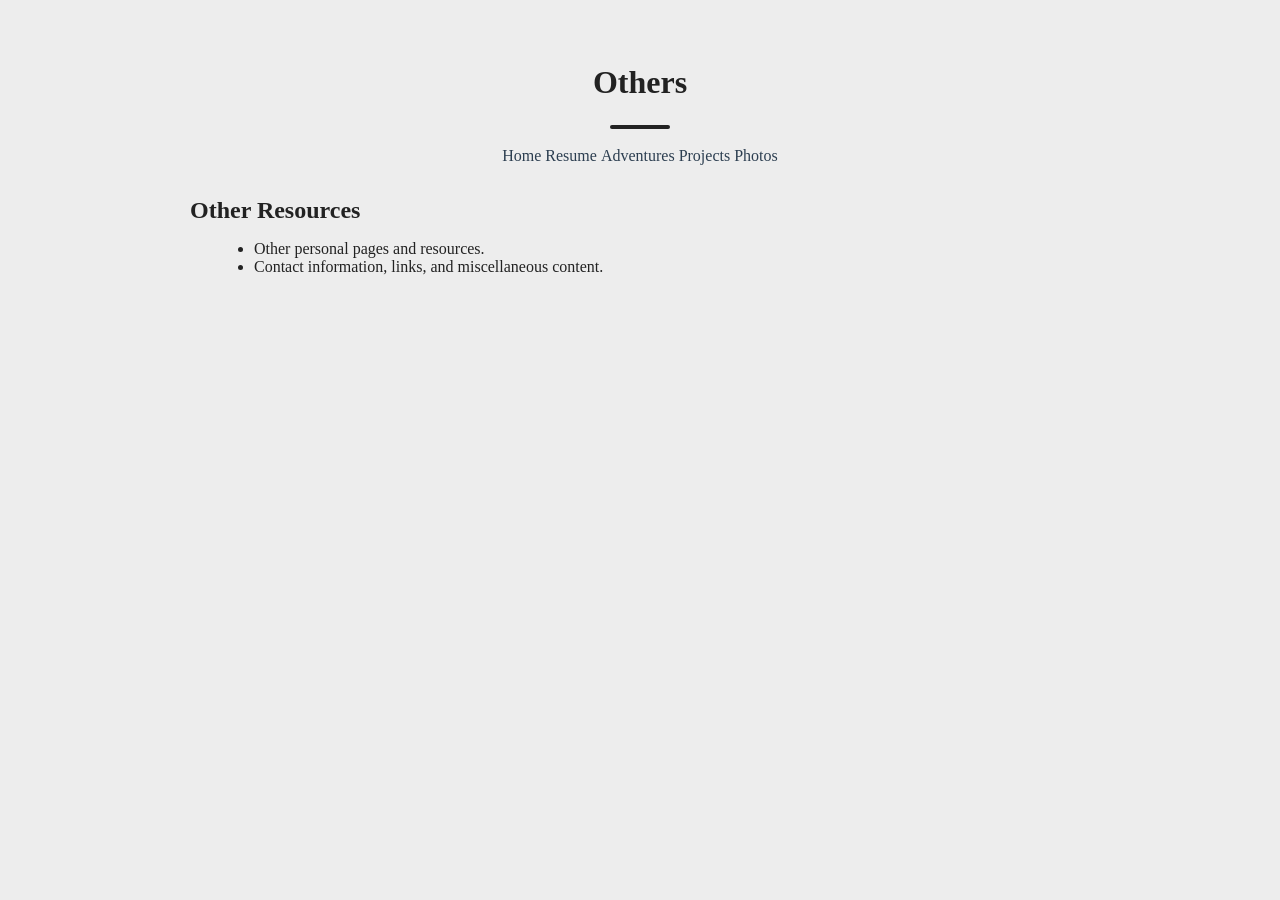
<file: html/others.html>
<!DOCTYPE html>
<html lang="en">
<head>
  <meta charset="utf-8">
  <title>Others</title>
  <meta name="viewport" content="width=device-width, initial-scale=1.0">
  <link rel="stylesheet" href="../css/style.css">
</head>
<body>
  <h1 class="resume-title">Others</h1>
  <div class="divider"></div>
  <div class="main-list">
    <ul class="nav-list">
      <li><a href="../index.html">Home</a></li>
      <li><a href="resume.html">Resume</a></li>
      <li><a href="adventures.html">Adventures</a></li>
      <li><a href="projects.html">Projects</a></li>
      <li><a href="photos.html">Photos</a></li>
    </ul>
    </ul>
  </div>
  <div class="section">
    <h2>Other Resources</h2>
    <ul>
      <li>Other personal pages and resources.</li>
      <li>Contact information, links, and miscellaneous content.</li>
    </ul>
  </div>
</body>
</html>
</file>
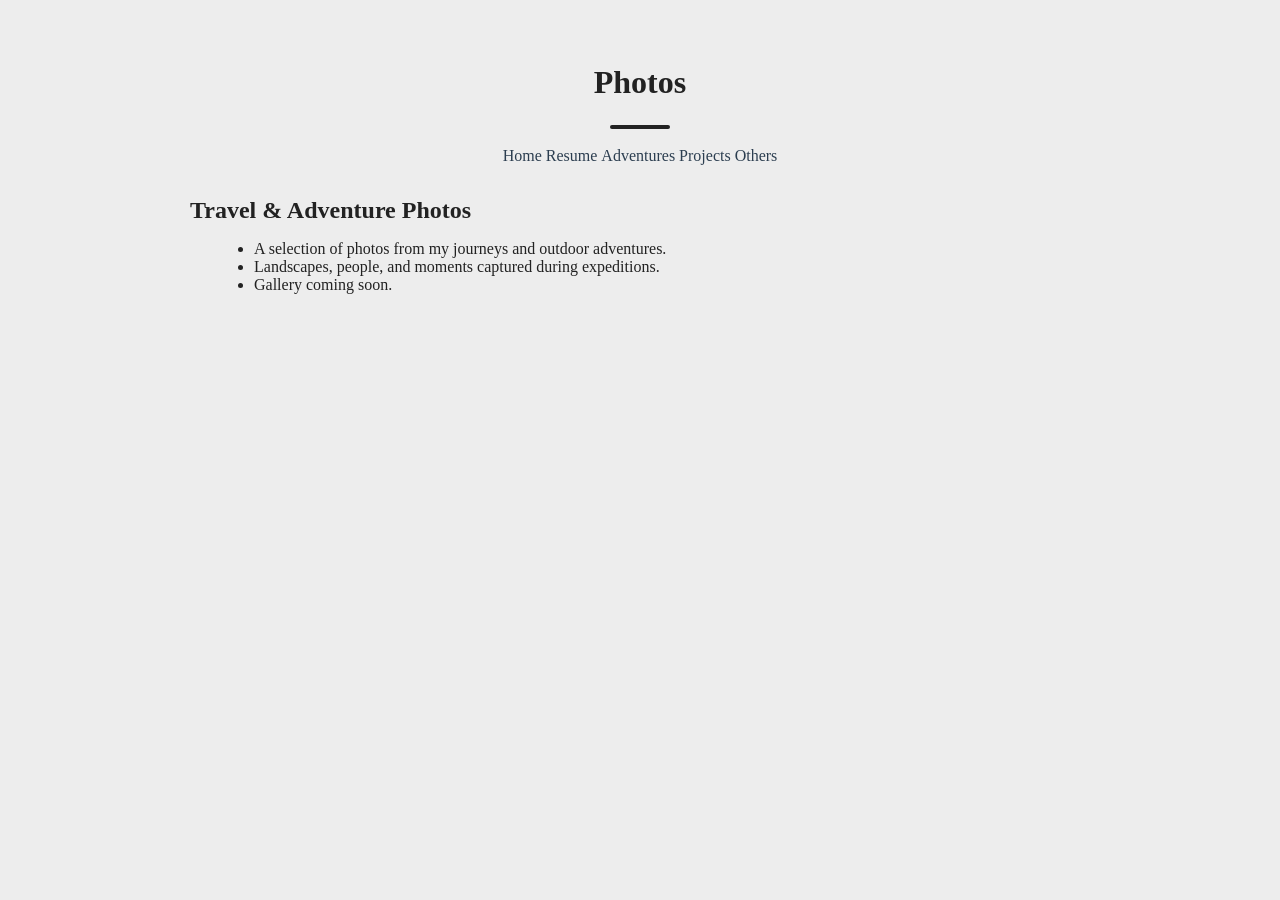
<file: html/photos.html>
<!DOCTYPE html>
<html lang="en">
<head>
  <meta charset="utf-8">
  <title>Photos</title>
  <meta name="viewport" content="width=device-width, initial-scale=1.0">
  <link rel="stylesheet" href="../css/style.css">
</head>
<body>
  <h1 class="resume-title">Photos</h1>
  <div class="divider"></div>
  <div class="main-list">
    <ul class="nav-list">
      <li><a href="../index.html">Home</a></li>
      <li><a href="resume.html">Resume</a></li>
      <li><a href="adventures.html">Adventures</a></li>
      <li><a href="projects.html">Projects</a></li>
      <li><a href="others.html">Others</a></li>
    </ul>
    </ul>
  </div>
  <div class="section">
    <h2>Travel & Adventure Photos</h2>
    <ul>
      <li>A selection of photos from my journeys and outdoor adventures.</li>
      <li>Landscapes, people, and moments captured during expeditions.</li>
      <li>Gallery coming soon.</li>
    </ul>
  </div>
</body>
</html>
</file>
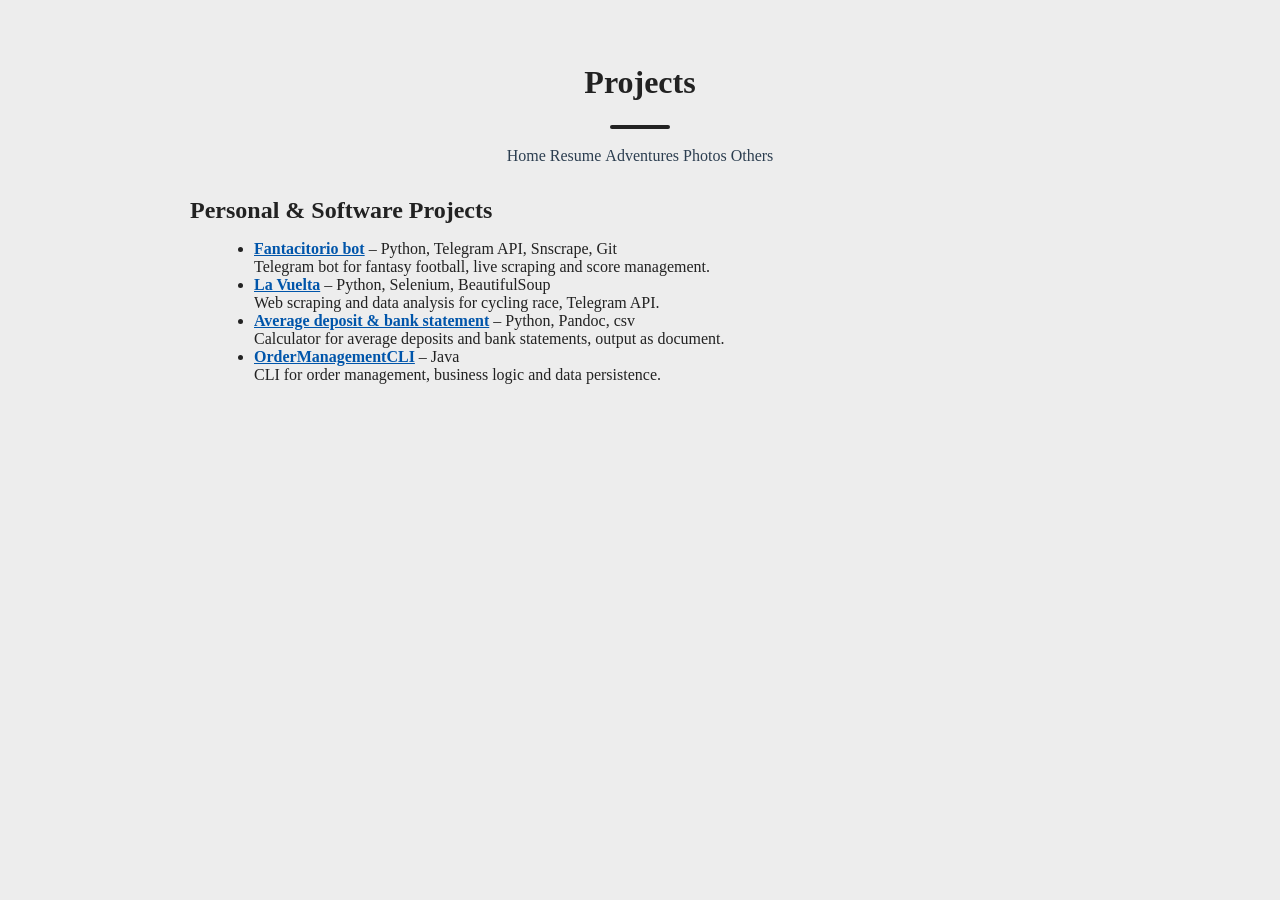
<file: html/projects.html>
<!DOCTYPE html>
<html lang="en">
<head>
  <meta charset="utf-8">
  <title>Projects</title>
  <meta name="viewport" content="width=device-width, initial-scale=1.0">
  <link rel="stylesheet" href="../css/style.css">
  <style>
    .project-list a { color: #0055aa; }
    .project-list a:hover { color: #cc3300; }
  </style>
</head>
<body>
  <h1 class="resume-title">Projects</h1>
  <div class="divider"></div>
  <div class="main-list">
    <ul class="nav-list">
      <li><a href="../index.html">Home</a></li>
      <li><a href="resume.html">Resume</a></li>
      <li><a href="adventures.html">Adventures</a></li>
      <li><a href="photos.html">Photos</a></li>
      <li><a href="others.html">Others</a></li>
    </ul>
    </ul>
  </div>
  <div class="section">
    <h2>Personal & Software Projects</h2>
    <ul class="project-list">
      <li><b><a href="https://github.com/frr0/fantacitorio-bot" target="_blank" rel="noopener">Fantacitorio bot</a></b> – Python, Telegram API, Snscrape, Git<br>
        Telegram bot for fantasy football, live scraping and score management.</li>
      <li><b><a href="https://github.com/frr0/lavuelta" target="_blank" rel="noopener">La Vuelta</a></b> – Python, Selenium, BeautifulSoup<br>
        Web scraping and data analysis for cycling race, Telegram API.</li>
      <li><b><a href="https://github.com/frr0/average-deposit-bank-statement" target="_blank" rel="noopener">Average deposit & bank statement</a></b> – Python, Pandoc, csv<br>
        Calculator for average deposits and bank statements, output as document.</li>
      <li><b><a href="https://github.com/frr0/OrderManagementCLI" target="_blank" rel="noopener">OrderManagementCLI</a></b> – Java<br>
        CLI for order management, business logic and data persistence.</li>
    </ul>
  </div>
</body>
</html>
</file>
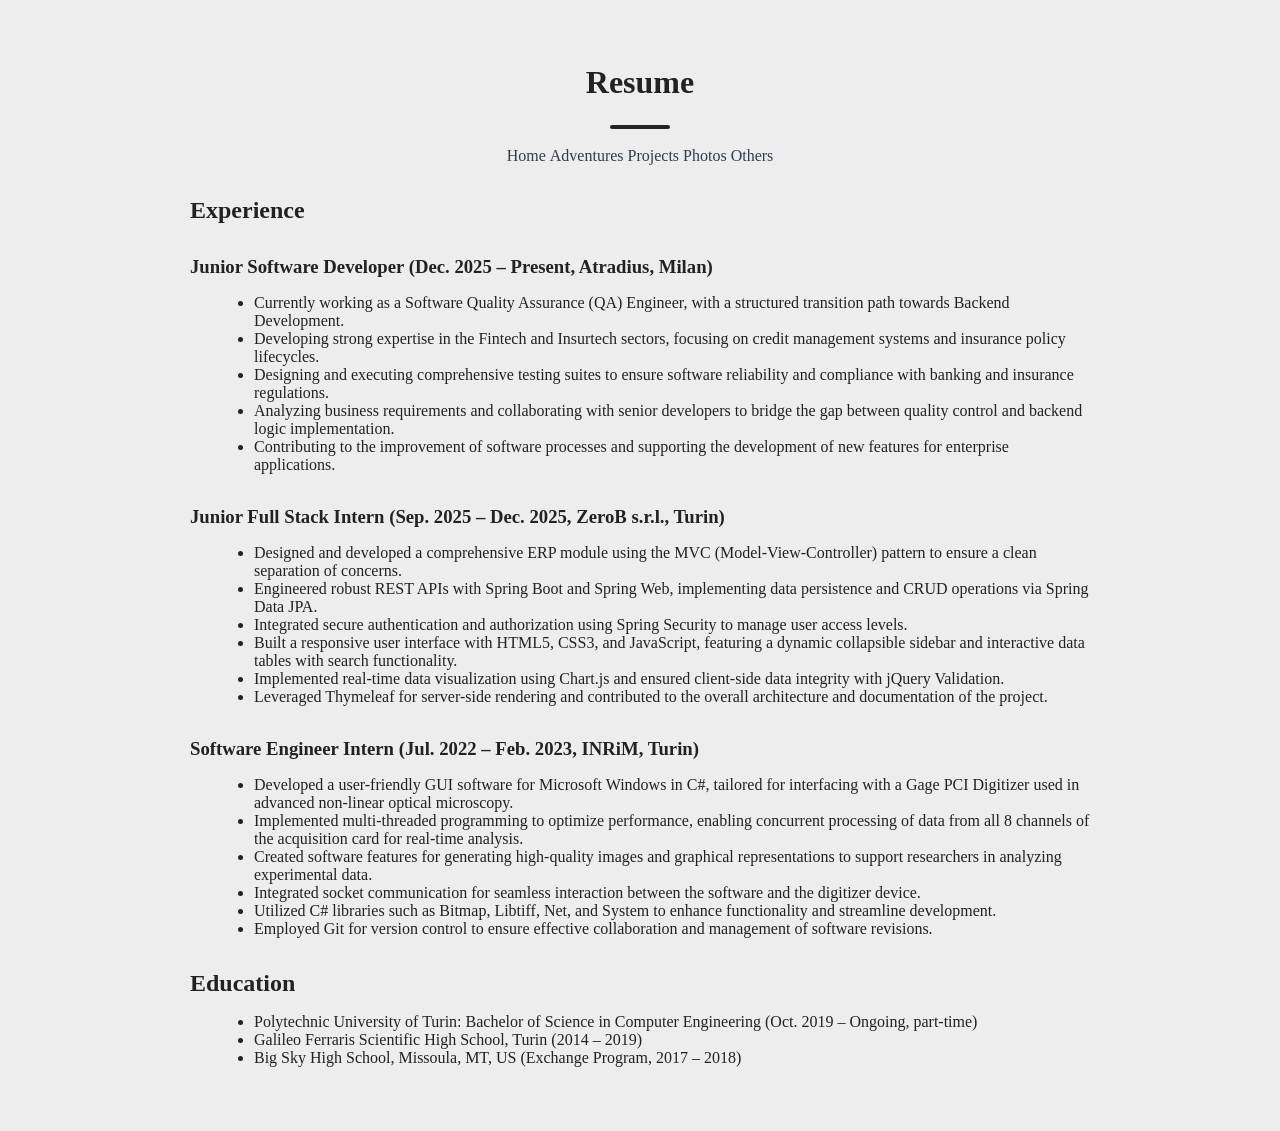
<file: html/resume.html>
<!DOCTYPE html>
<html lang="en">

<head>
  <meta charset="utf-8">
  <title>Resume</title>
  <meta name="viewport" content="width=device-width, initial-scale=1.0">
  <link rel="stylesheet" href="../css/style.css">
</head>

<body>
  <h1 class="resume-title">Resume</h1>
  <div class="divider"></div>
  <div class="main-list">
    <ul class="nav-list">
      <li><a href="../index.html">Home</a></li>
      <li><a href="adventures.html">Adventures</a></li>
      <li><a href="projects.html">Projects</a></li>
      <li><a href="photos.html">Photos</a></li>
      <li><a href="others.html">Others</a></li>
    </ul>
    </ul>
  </div>
  <div class="section">
    <h2>Experience</h2>
    <h3>Junior Software Developer <span class="exp-details">(Dec. 2025 – Present, Atradius, Milan)</span></h3>
    <ul>
      <li>Currently working as a Software Quality Assurance (QA) Engineer, with a structured transition path towards Backend Development.</li>
      <li>Developing strong expertise in the Fintech and Insurtech sectors, focusing on credit management systems and insurance policy lifecycles.</li>
      <li>Designing and executing comprehensive testing suites to ensure software reliability and compliance with banking and insurance regulations.</li>
      <li>Analyzing business requirements and collaborating with senior developers to bridge the gap between quality control and backend logic implementation.</li>
      <li>Contributing to the improvement of software processes and supporting the development of new features for enterprise applications.</li>
    </ul>
    <h3>Junior Full Stack Intern <span class="exp-details">(Sep. 2025 – Dec. 2025, ZeroB s.r.l., Turin)</span></h3>
    <ul>
      <li>Designed and developed a comprehensive ERP module using the MVC (Model-View-Controller) pattern to ensure a clean separation of concerns.</li>
      <li>Engineered robust REST APIs with Spring Boot and Spring Web, implementing data persistence and CRUD operations via Spring Data JPA.</li>
      <li>Integrated secure authentication and authorization using Spring Security to manage user access levels.</li>
      <li>Built a responsive user interface with HTML5, CSS3, and JavaScript, featuring a dynamic collapsible sidebar and interactive data tables with search functionality.</li>
      <li>Implemented real-time data visualization using Chart.js and ensured client-side data integrity with jQuery Validation.</li>
      <li>Leveraged Thymeleaf for server-side rendering and contributed to the overall architecture and documentation of the project.</li>
    </ul>
    <h3>Software Engineer Intern <span class="exp-details">(Jul. 2022 – Feb. 2023, INRiM, Turin)</span></h3>
    <ul>
      <li>Developed a user-friendly GUI software for Microsoft Windows in C#, tailored for interfacing with a Gage PCI Digitizer used in advanced non-linear optical microscopy.</li>
      <li>Implemented multi-threaded programming to optimize performance, enabling concurrent processing of data from all 8 channels of the acquisition card for real-time analysis.</li>
      <li>Created software features for generating high-quality images and graphical representations to support researchers in analyzing experimental data.</li>
      <li>Integrated socket communication for seamless interaction between the software and the digitizer device.</li>
      <li>Utilized C# libraries such as Bitmap, Libtiff, Net, and System to enhance functionality and streamline development.</li>
      <li>Employed Git for version control to ensure effective collaboration and management of software revisions.</li>
    </ul>
  </div>

  <div class="section">
    <h2>Education</h2>
    <ul class="edu-list">
      <li>Polytechnic University of Turin: Bachelor of Science in Computer Engineering (Oct. 2019 – Ongoing, part-time)</li>
      <li>Galileo Ferraris Scientific High School, Turin (2014 – 2019)</li>
      <li>Big Sky High School, Missoula, MT, US (Exchange Program, 2017 – 2018)</li>
    </ul>
  </div>


</html>
</file>
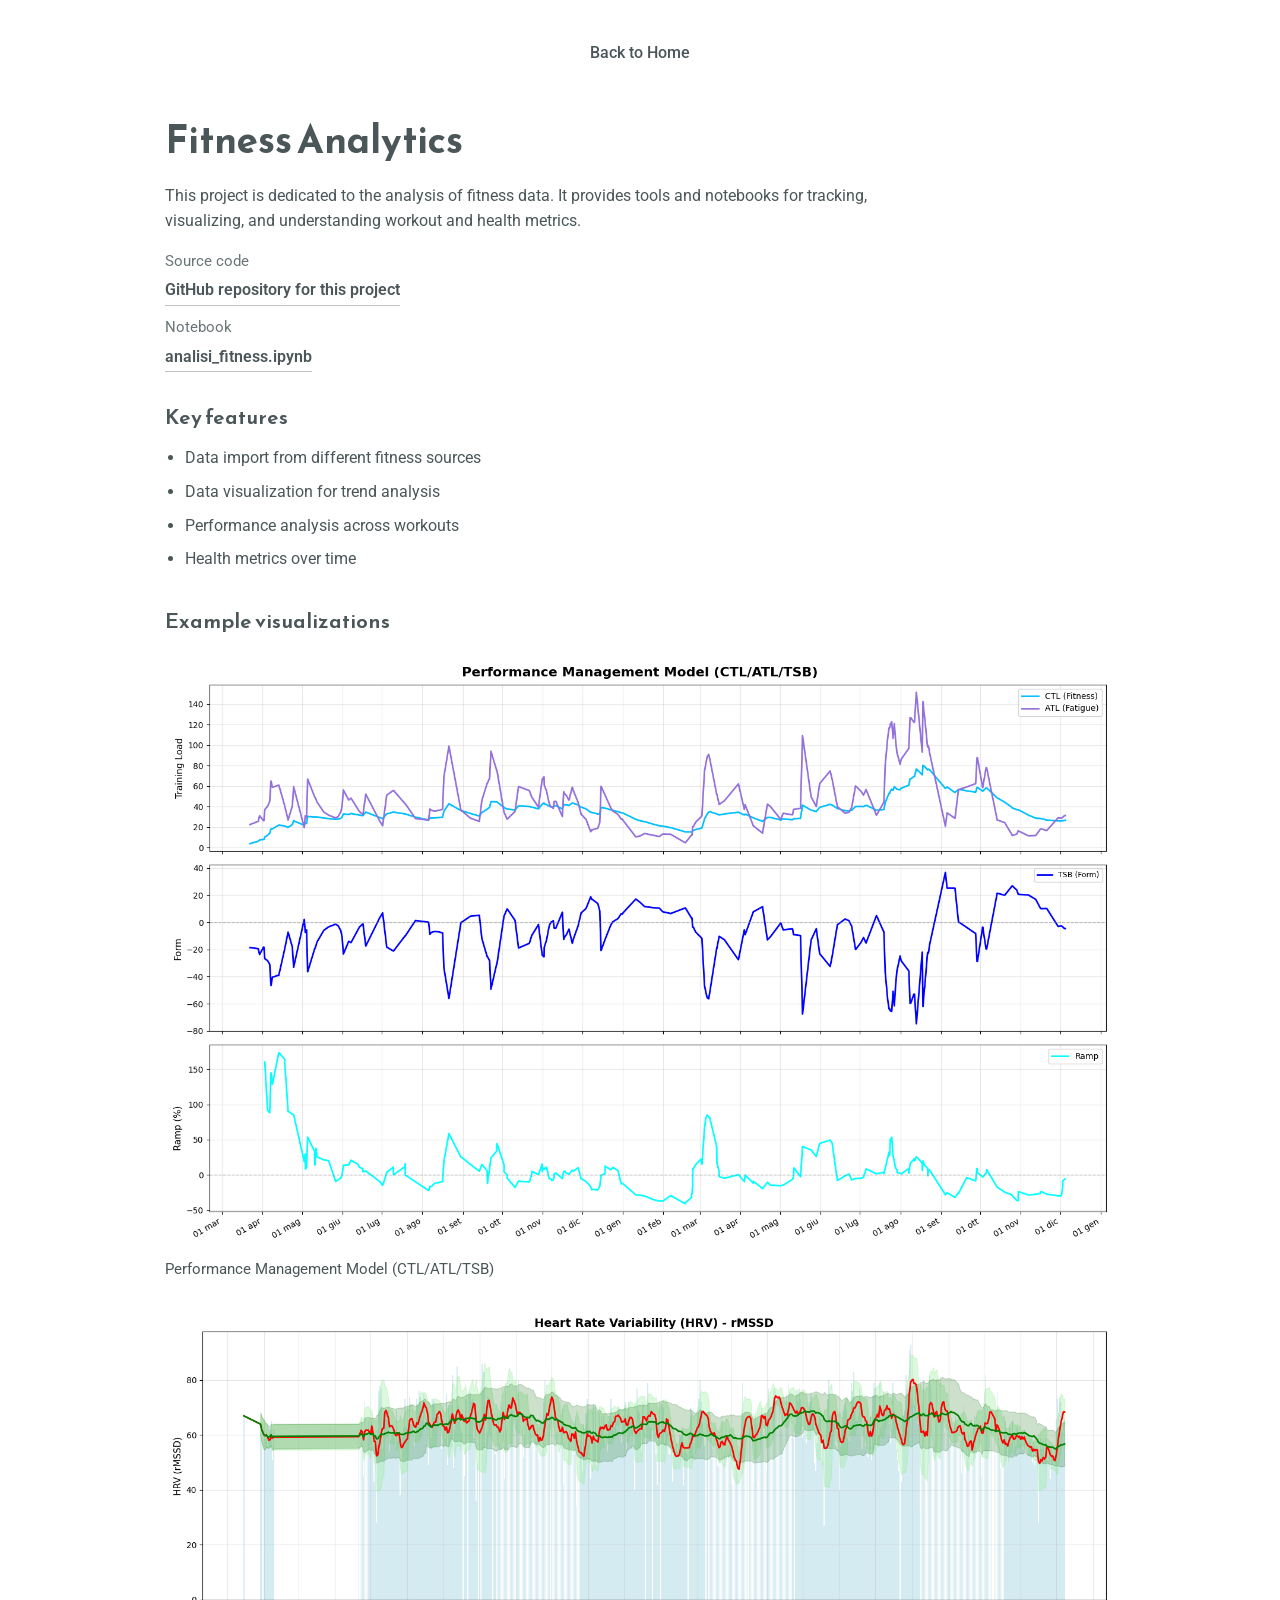
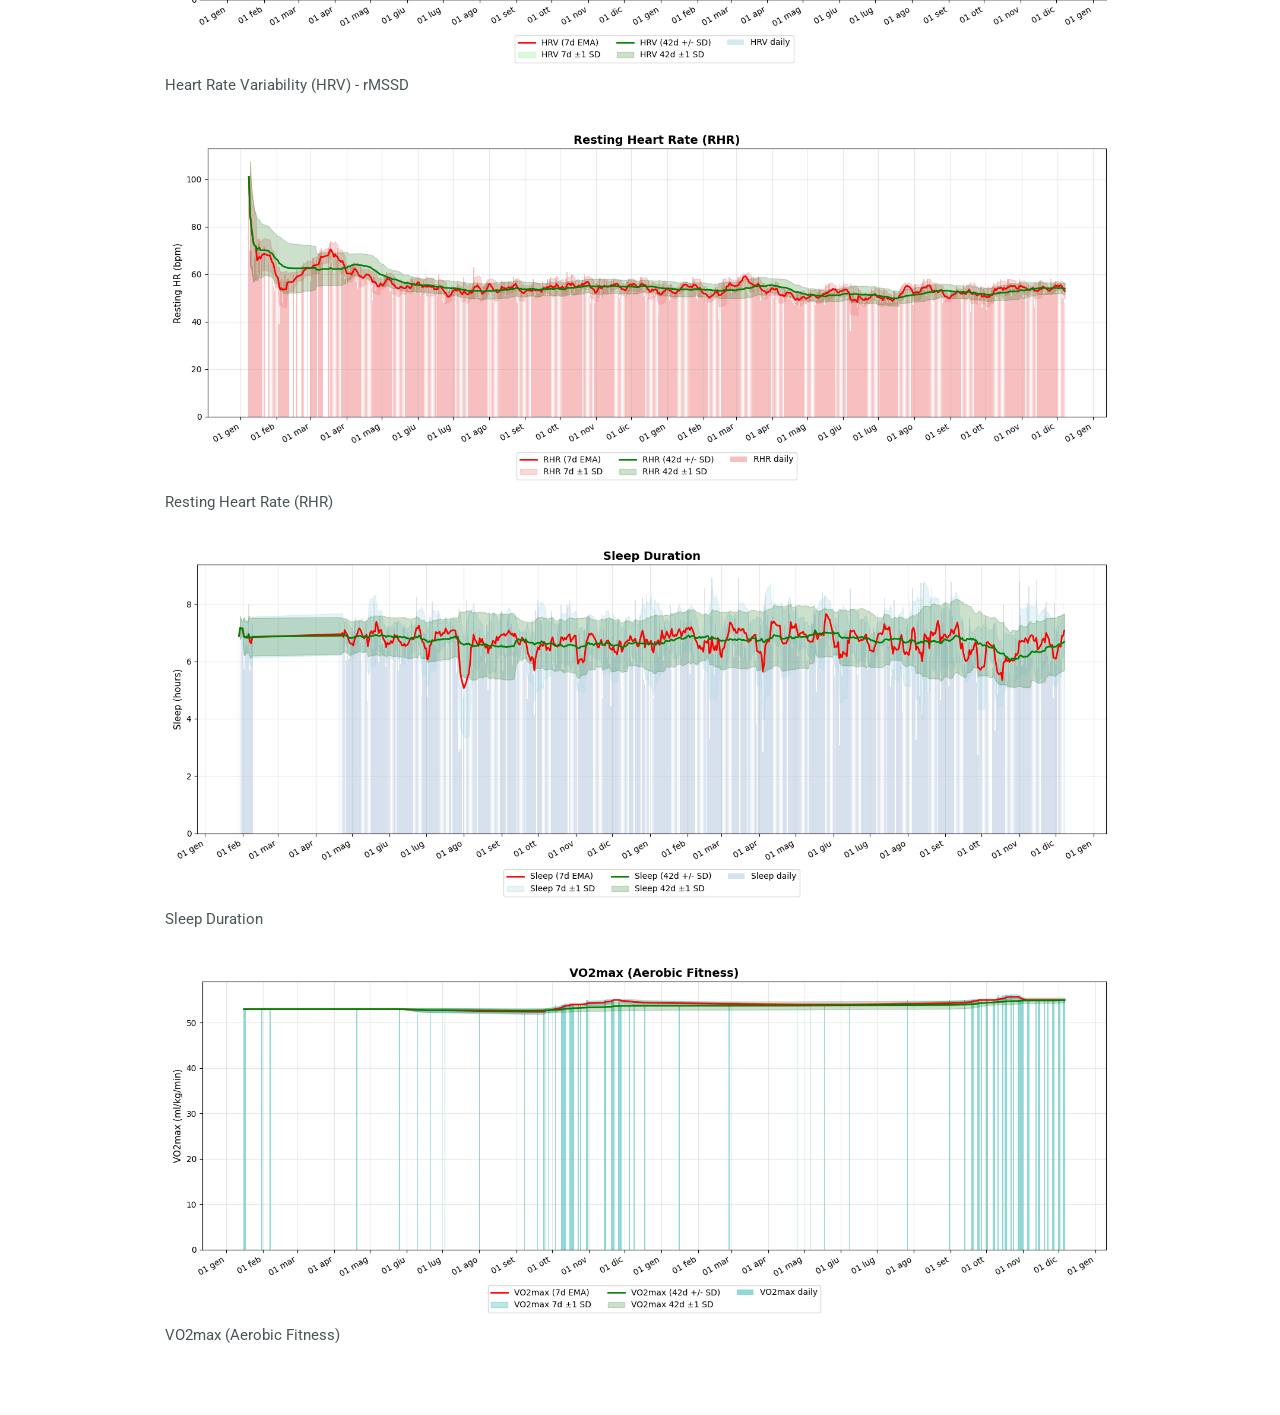
<file: projects/fitness/fitness.html>
<style>
	html{box-sizing:border-box;font-size:16px}
	*,*:before,*:after{box-sizing:inherit}
	body{margin:0;padding:0;font-family:'Roboto',sans-serif;background:#ffffff;color:#4B5658;line-height:1.6}
	html{scroll-behavior:smooth}
	main{display:flex;flex-direction:column;min-height:100vh;justify-content:flex-start;padding:40px 20px;align-items:center}
	.tagline{background:transparent;padding:0;max-width:950px;width:100%;box-shadow:none;border-radius:0}
	.home-link{display:inline-flex;align-items:center;gap:10px;background:transparent;color:#4B5658;border-radius:0;font-size:1em;font-weight:500;padding:0;text-decoration:none;margin-bottom:18px}
	h1{font-family:'Reem Kufi',sans-serif;font-size:2.4em;font-weight:700;color:#4B5658;margin-bottom:12px;padding-bottom:0;border-bottom:none}
	h2{font-family:'Reem Kufi',sans-serif;font-size:1.3em;font-weight:600;color:#4B5658;margin-top:28px;margin-bottom:8px;padding-left:0;border-left:none}
	p{margin:0 0 16px 0}
	ul,ol{margin:0 0 16px 20px;padding:0}
	li{padding:4px 0}
	a{color:#4B5658;text-decoration:none;transition:all .15s ease;font-weight:500}
	a:hover{text-decoration:underline;color:#2c3e50}
	.intro{max-width:760px}
	.repo-link{margin:0 0 10px 0}
	.repo-link-label{display:block;font-size:.92em;color:#6a7577;margin-bottom:4px}
	.repo-link a{display:inline-block;padding:0 0 2px 0;border-bottom:1px solid rgba(75,86,88,.35);font-weight:600;word-break:break-word}
	.repo-link a:hover{border-bottom-color:#2c3e50;text-decoration:none}
	.figure-block{margin:18px 0 28px 0}
	.figure-image{width:100%;max-width:100%;display:block;height:auto}
	.figure-caption{font-size:.95em;margin-top:8px}
	@media(max-width:768px){main{padding:20px}h1{font-size:2.0em}}
</style>

<!DOCTYPE html>
<html>

<head>
	<meta charset="utf-8">
	<meta http-equiv="X-UA-Compatible" content="IE=edge">
	<meta name="viewport" content="width=device-width, initial-scale=1.0">

	<title>Fitness Analytics</title>

	<link href="https://fonts.googleapis.com/css?family=Reem+Kufi|Roboto:300" rel="stylesheet">

</head>

<body>
	<main>
		<a href="/" class="home-link">Back to Home</a>
		<div class="tagline">
			<h1>Fitness Analytics</h1>

			<div class="intro">
				<p>This project is dedicated to the analysis of fitness data. It provides tools and notebooks for tracking, visualizing, and understanding workout and health metrics.</p>
			</div>

			<p class="repo-link">
				<span class="repo-link-label">Source code</span>
				<a href="https://github.com/frr0/fitness-analytics" target="_blank" rel="noopener noreferrer">GitHub repository for this project</a>
			</p>

			<p class="repo-link">
				<span class="repo-link-label">Notebook</span>
				<a href="https://github.com/frr0/fitness-analytics/blob/master/analisi_fitness.ipynb" target="_blank" rel="noopener noreferrer">analisi_fitness.ipynb</a>
			</p>

			<h2>Key features</h2>
			<ul>
				<li>Data import from different fitness sources</li>
				<li>Data visualization for trend analysis</li>
				<li>Performance analysis across workouts</li>
				<li>Health metrics over time</li>
			</ul>

			<h2>Example visualizations</h2>

			<div class="figure-block">
				<img class="figure-image" src="./figs/Figure_5.png" alt="Performance Management Model CTL ATL TSB">
				<div class="figure-caption">Performance Management Model (CTL/ATL/TSB)</div>
			</div>

			<div class="figure-block">
				<img class="figure-image" src="./figs/Figure_1.png" alt="Heart Rate Variability HRV rMSSD">
				<div class="figure-caption">Heart Rate Variability (HRV) - rMSSD</div>
			</div>

			<div class="figure-block">
				<img class="figure-image" src="./figs/Figure_2.png" alt="Resting Heart Rate RHR">
				<div class="figure-caption">Resting Heart Rate (RHR)</div>
			</div>

			<div class="figure-block">
				<img class="figure-image" src="./figs/Figure_3.png" alt="Sleep Duration">
				<div class="figure-caption">Sleep Duration</div>
			</div>

			<div class="figure-block">
				<img class="figure-image" src="./figs/Figure_4.png" alt="VO2max Aerobic Fitness">
				<div class="figure-caption">VO2max (Aerobic Fitness)</div>
			</div>
		</div>
	</main>
</body>

</html>
</file>
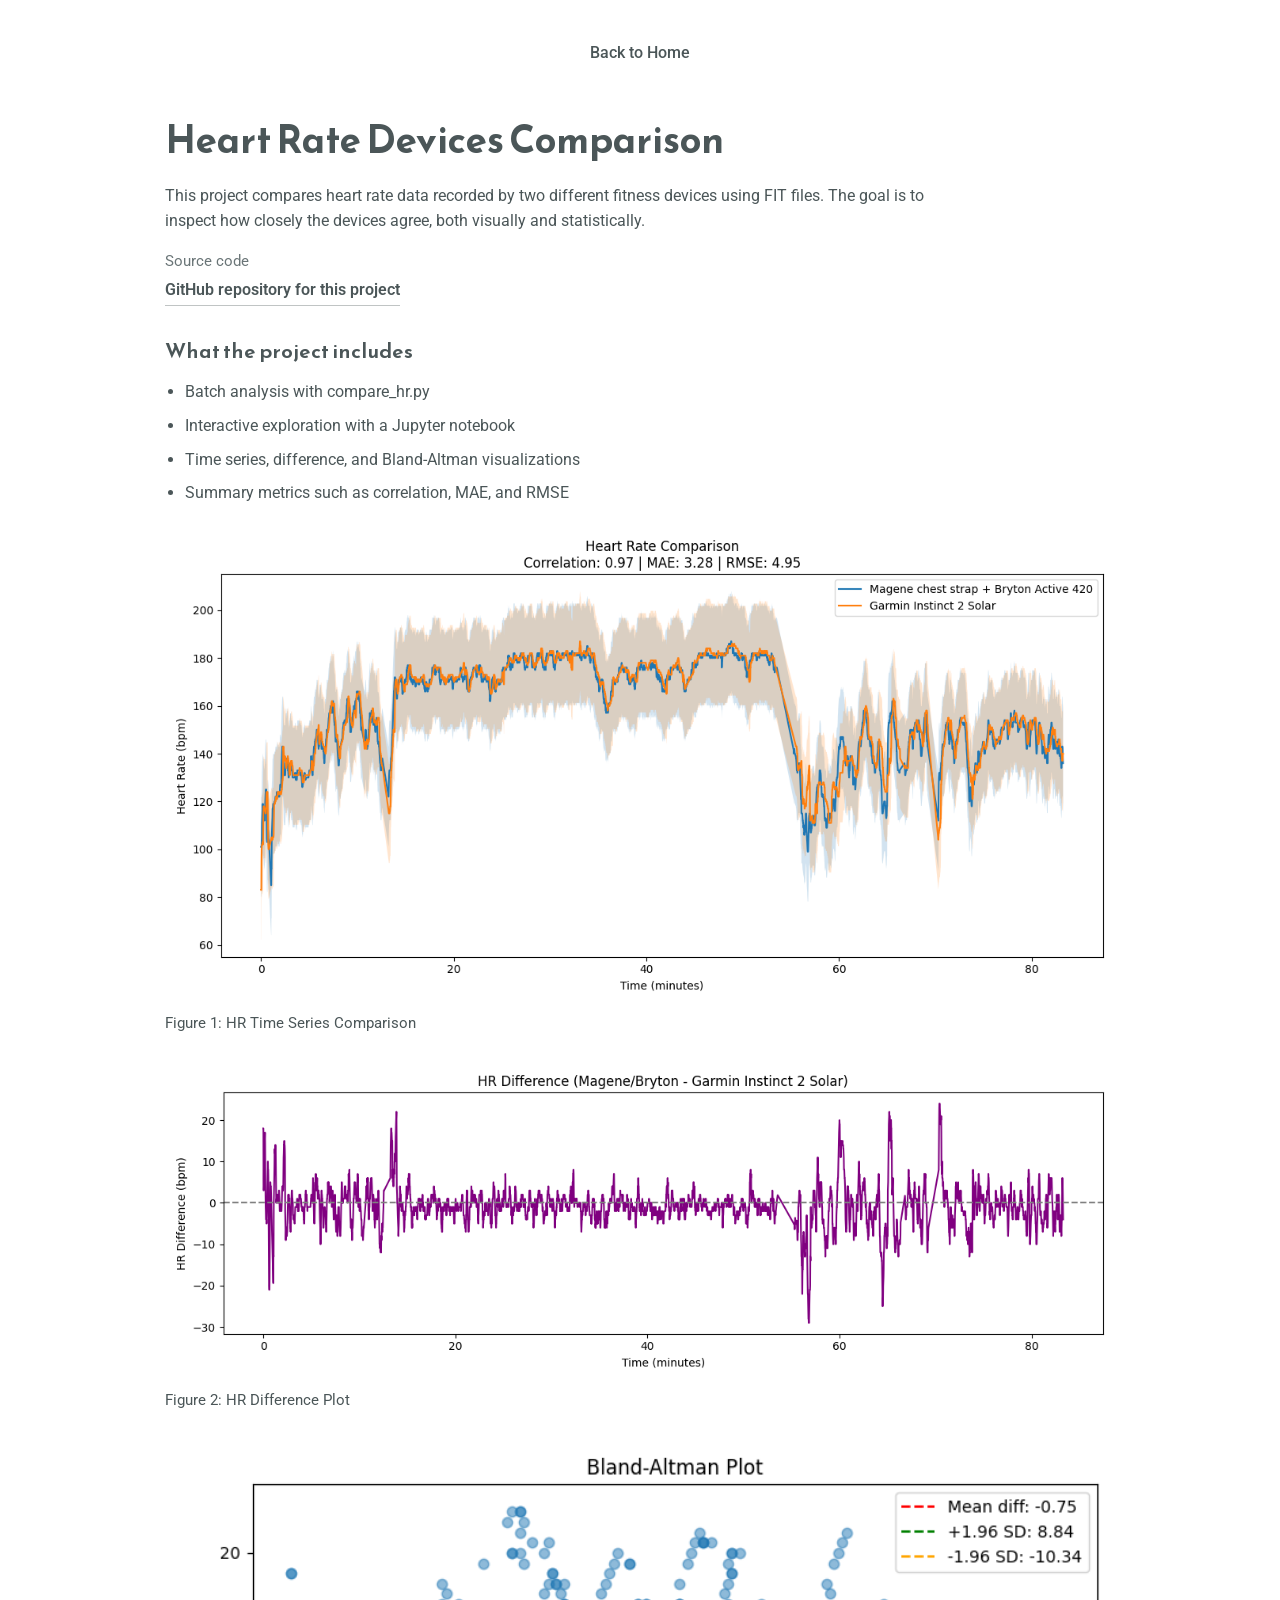
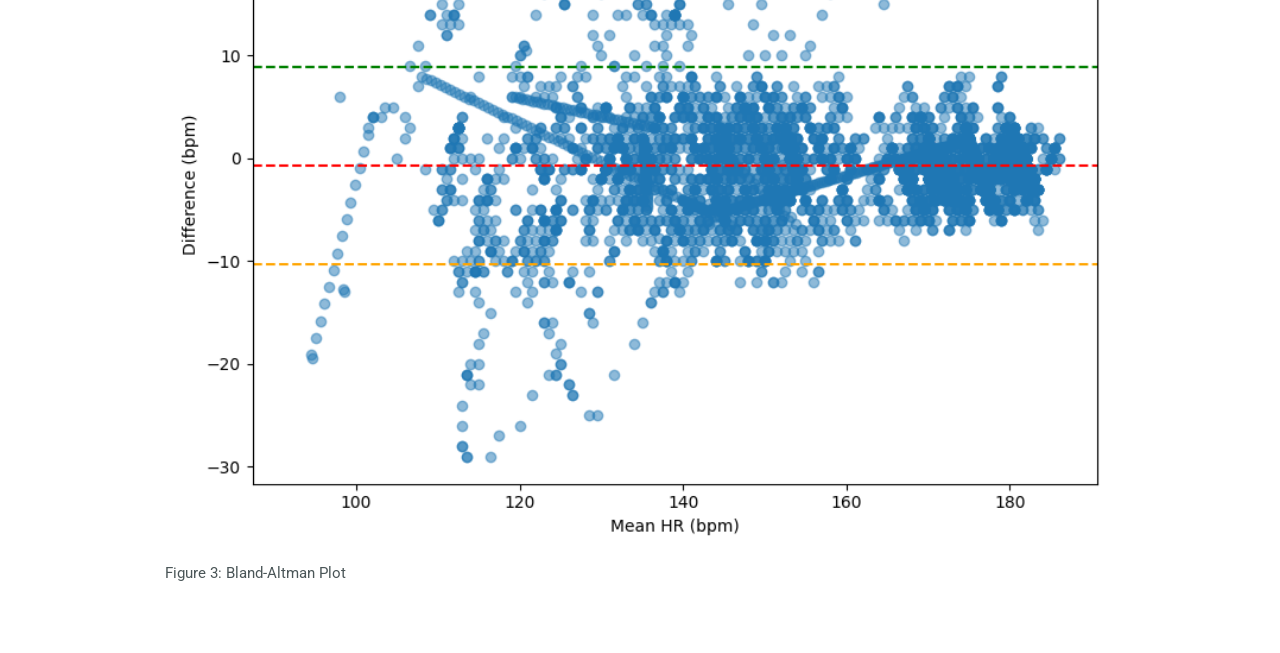
<file: projects/hr_devices/devices.html>
<style>
   html{box-sizing:border-box;font-size:16px}
   *,*:before,*:after{box-sizing:inherit}
   body{margin:0;padding:0;font-family:'Roboto',sans-serif;background:#ffffff;color:#4B5658;line-height:1.6}
   html{scroll-behavior:smooth}
   main{display:flex;flex-direction:column;min-height:100vh;justify-content:flex-start;padding:40px 20px;align-items:center}
   .tagline{background:transparent;padding:0;max-width:950px;width:100%;box-shadow:none;border-radius:0}
   .home-link{display:inline-flex;align-items:center;gap:10px;background:transparent;color:#4B5658;border-radius:0;font-size:1em;font-weight:500;padding:0;text-decoration:none;margin-bottom:18px}
   h1{font-family:'Reem Kufi',sans-serif;font-size:2.4em;font-weight:700;color:#4B5658;margin-bottom:12px;padding-bottom:0;border-bottom:none}
   h2{font-family:'Reem Kufi',sans-serif;font-size:1.3em;font-weight:600;color:#4B5658;margin-top:28px;margin-bottom:8px;padding-left:0;border-left:none}
   p{margin:0 0 16px 0}
   ul,ol{margin:0 0 16px 20px;padding:0}
   li{padding:4px 0}
   a{color:#4B5658;text-decoration:none;transition:all .15s ease;font-weight:500}
   a:hover{text-decoration:underline;color:#2c3e50}
   .intro{max-width:760px}
   .repo-link{margin:0 0 10px 0}
   .repo-link-label{display:block;font-size:.92em;color:#6a7577;margin-bottom:4px}
   .repo-link a{display:inline-block;padding:0 0 2px 0;border-bottom:1px solid rgba(75,86,88,.35);font-weight:600;word-break:break-word}
   .repo-link a:hover{border-bottom-color:#2c3e50;text-decoration:none}
   .figure-block{margin:18px 0 28px 0}
   .figure-image{width:100%;max-width:100%;display:block;height:auto}
   .figure-caption{font-size:.95em;margin-top:8px}
   @media(max-width:768px){main{padding:20px}h1{font-size:2.0em}}
</style>

<!DOCTYPE html>
<html>

<head>
   <meta charset="utf-8">
   <meta http-equiv="X-UA-Compatible" content="IE=edge">
   <meta name="viewport" content="width=device-width, initial-scale=1.0">

   <title>Heart Rate Devices Comparison</title>

   <link href="https://fonts.googleapis.com/css?family=Reem+Kufi|Roboto:300" rel="stylesheet">

</head>

<body>
   <main>
      <a href="/" class="home-link">Back to Home</a>
      <div class="tagline">
         <h1>Heart Rate Devices Comparison</h1>

         <div class="intro">
            <p>This project compares heart rate data recorded by two different fitness devices using FIT files. The goal is to inspect how closely the devices agree, both visually and statistically.</p>
         </div>

         <p class="repo-link">
            <span class="repo-link-label">Source code</span>
            <a href="https://github.com/frr0/hr-device-comparison" target="_blank" rel="noopener noreferrer">GitHub repository for this project</a>
         </p>

         <h2>What the project includes</h2>
         <ul>
            <li>Batch analysis with compare_hr.py</li>
            <li>Interactive exploration with a Jupyter notebook</li>
            <li>Time series, difference, and Bland-Altman visualizations</li>
            <li>Summary metrics such as correlation, MAE, and RMSE</li>
         </ul>

         <!-- <h2>Usage</h2>
         <ol>
            <li>Place your FIT files in the project folder.</li>
            <li>Run the analysis script or open the notebook for a more exploratory workflow.</li>
            <li>Review the charts and metrics to judge agreement between devices.</li>
         </ol> -->

            <div class="metric-card">
         <div class="figure-block">
            <img class="figure-image" src="./figs/Figure_1.png" alt="HR Time Series Comparison">
            <div class="figure-caption">Figure 1: HR Time Series Comparison</div>
         </div>

         <div class="figure-block">
            <img class="figure-image" src="./figs/Figure_2.png" alt="HR Difference Plot">
            <div class="figure-caption">Figure 2: HR Difference Plot</div>
         </div>

         <div class="figure-block">
            <img class="figure-image" src="./figs/Figure_3.png" alt="Bland-Altman Plot">
            <div class="figure-caption">Figure 3: Bland-Altman Plot</div>
         </div>
            <!-- </figure>
            <figure class="figure-card">
               <img class="figure-image" src="./figs/Figure_2.png" alt="HR Difference Plot">
               <figcaption class="figure-caption">HR Difference Plot</figcaption>
            </figure>
            <figure class="figure-card">
               <img class="figure-image" src="./figs/Figure_3.png" alt="Bland-Altman Plot">
               <figcaption class="figure-caption">Bland-Altman Plot</figcaption>
            </figure> -->
         </div>
      </div>
   </main>
</body>

</html>
</file>
<file: css/style.css>
.nav-list {
	list-style-type: none;
	padding: 0;
	margin: 0 auto 24px auto;
	display: flex;
	flex-direction: row;
	justify-content: center;
	gap: 24px;
}
.nav-list li {
	text-align: center;
	display: inline;
}
/* Navigation list styles for all pages */
.nav-list {
	list-style-type: none;
	padding: 0;
	margin: 0 auto;
	display: inline-block;
	text-align: left;
}
.nav-list li {
	text-align: center;
}
body { font-family: 'Roboto', serif; max-width: 900px; margin: 0 auto; padding: 32px; background: #ededed; color: #222; }
h1 { font-weight: 700; margin-top: 32px; margin-bottom: 12px; text-align: center; }
.divider { width: 60px; height: 4px; background: #222; margin: 0 auto 18px auto; border-radius: 2px; }
h2, h3 { font-weight: 700; margin-top: 32px; margin-bottom: 12px; }
ul { margin-left: 24px; }
.section { margin-bottom: 32px; }
.resume-title { margin-bottom: 24px; }
.project-list, .skills-list, .edu-list { margin-left: 24px; }
.adventure-list li, .main-list li { margin-bottom: 8px; }
.adventure-list a, .main-list a { color: #2c3e50; text-decoration: none; font-weight: 500; }
.adventure-list a:hover, .main-list a:hover { color: #0077cc; text-decoration: underline; }
.fa-strava { margin-left: 8px; font-size: 0.9em; }
.social-links { margin-top: 40px; text-align: center; }
.social-links a { color: #2c3e50; text-decoration: none; font-weight: 500; margin: 0 12px; font-size: 1.1em; }
.social-links a:hover { color: #0077cc; text-decoration: underline; }
.intro { text-align: center; font-size: 1.2em; font-weight: 300; color: #444; margin-bottom: 32px; }
.main-list { margin: 0 auto; text-align: center; }
</file>
